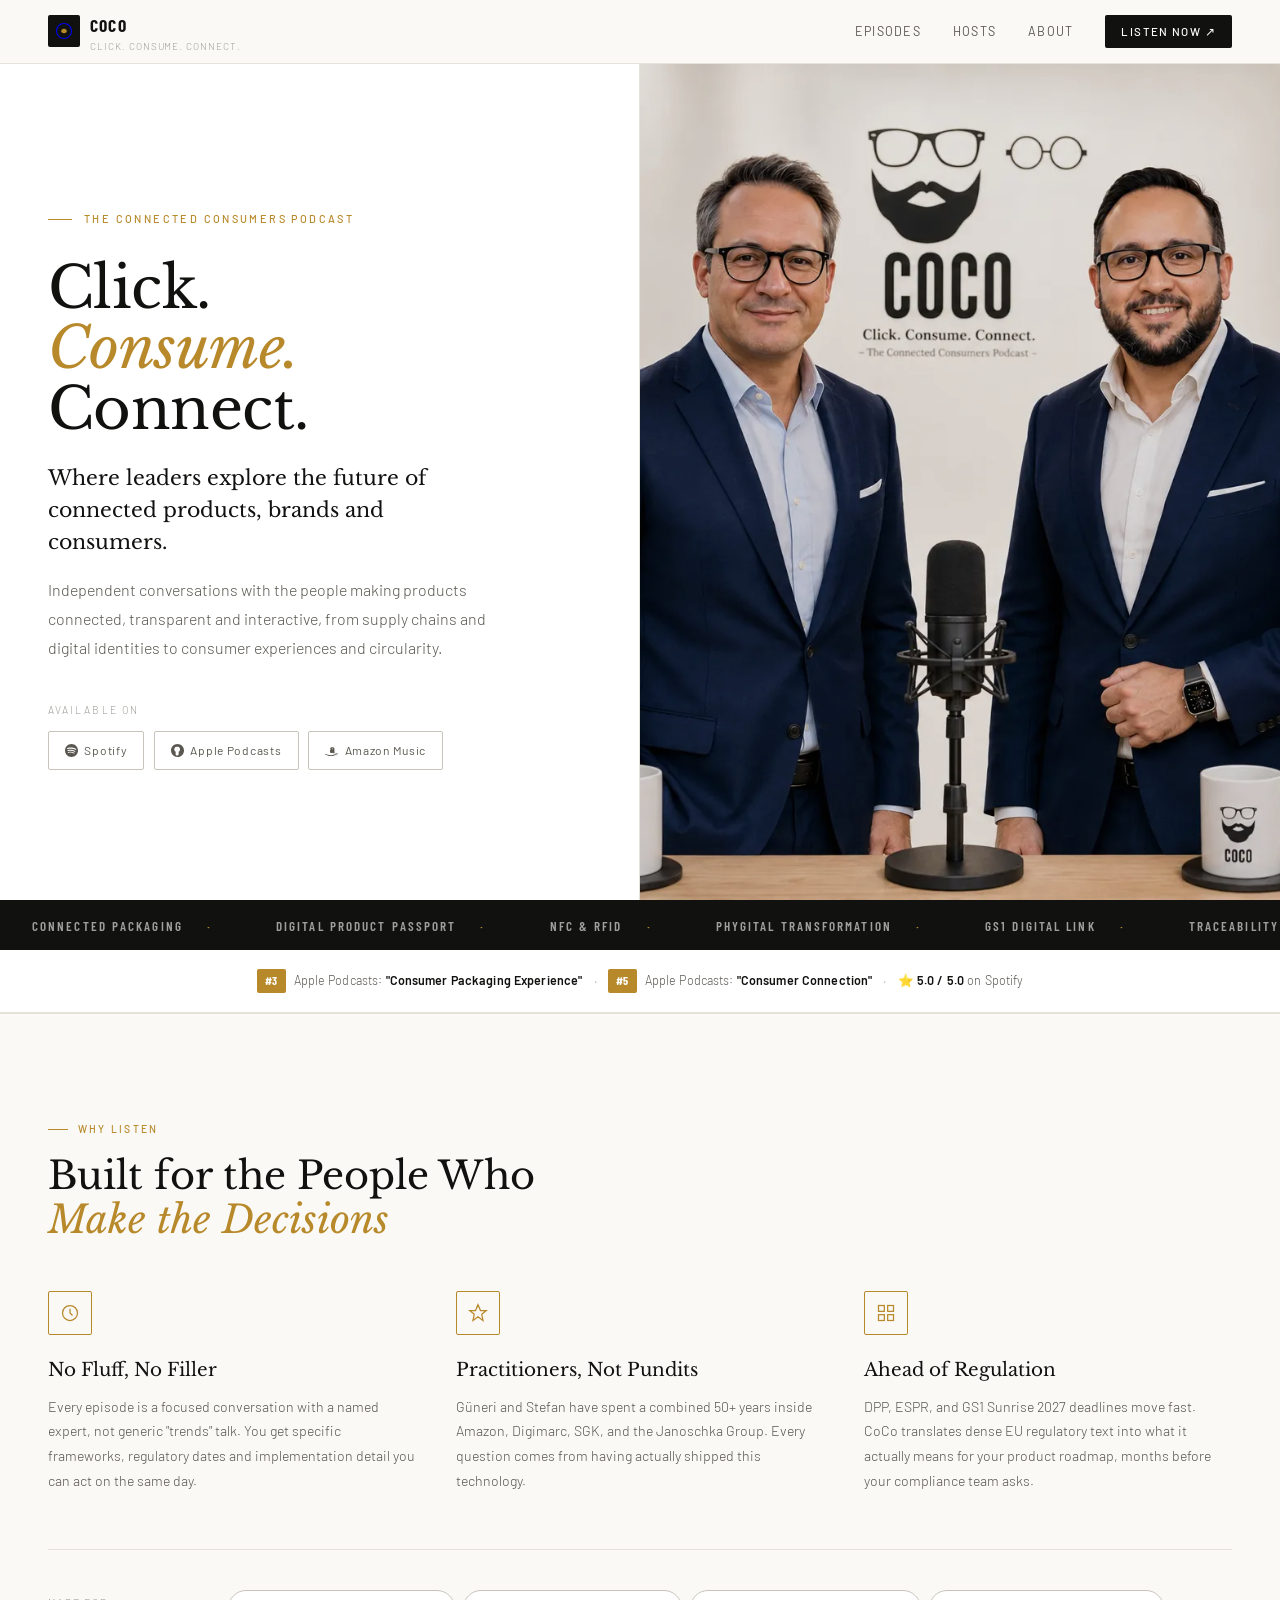
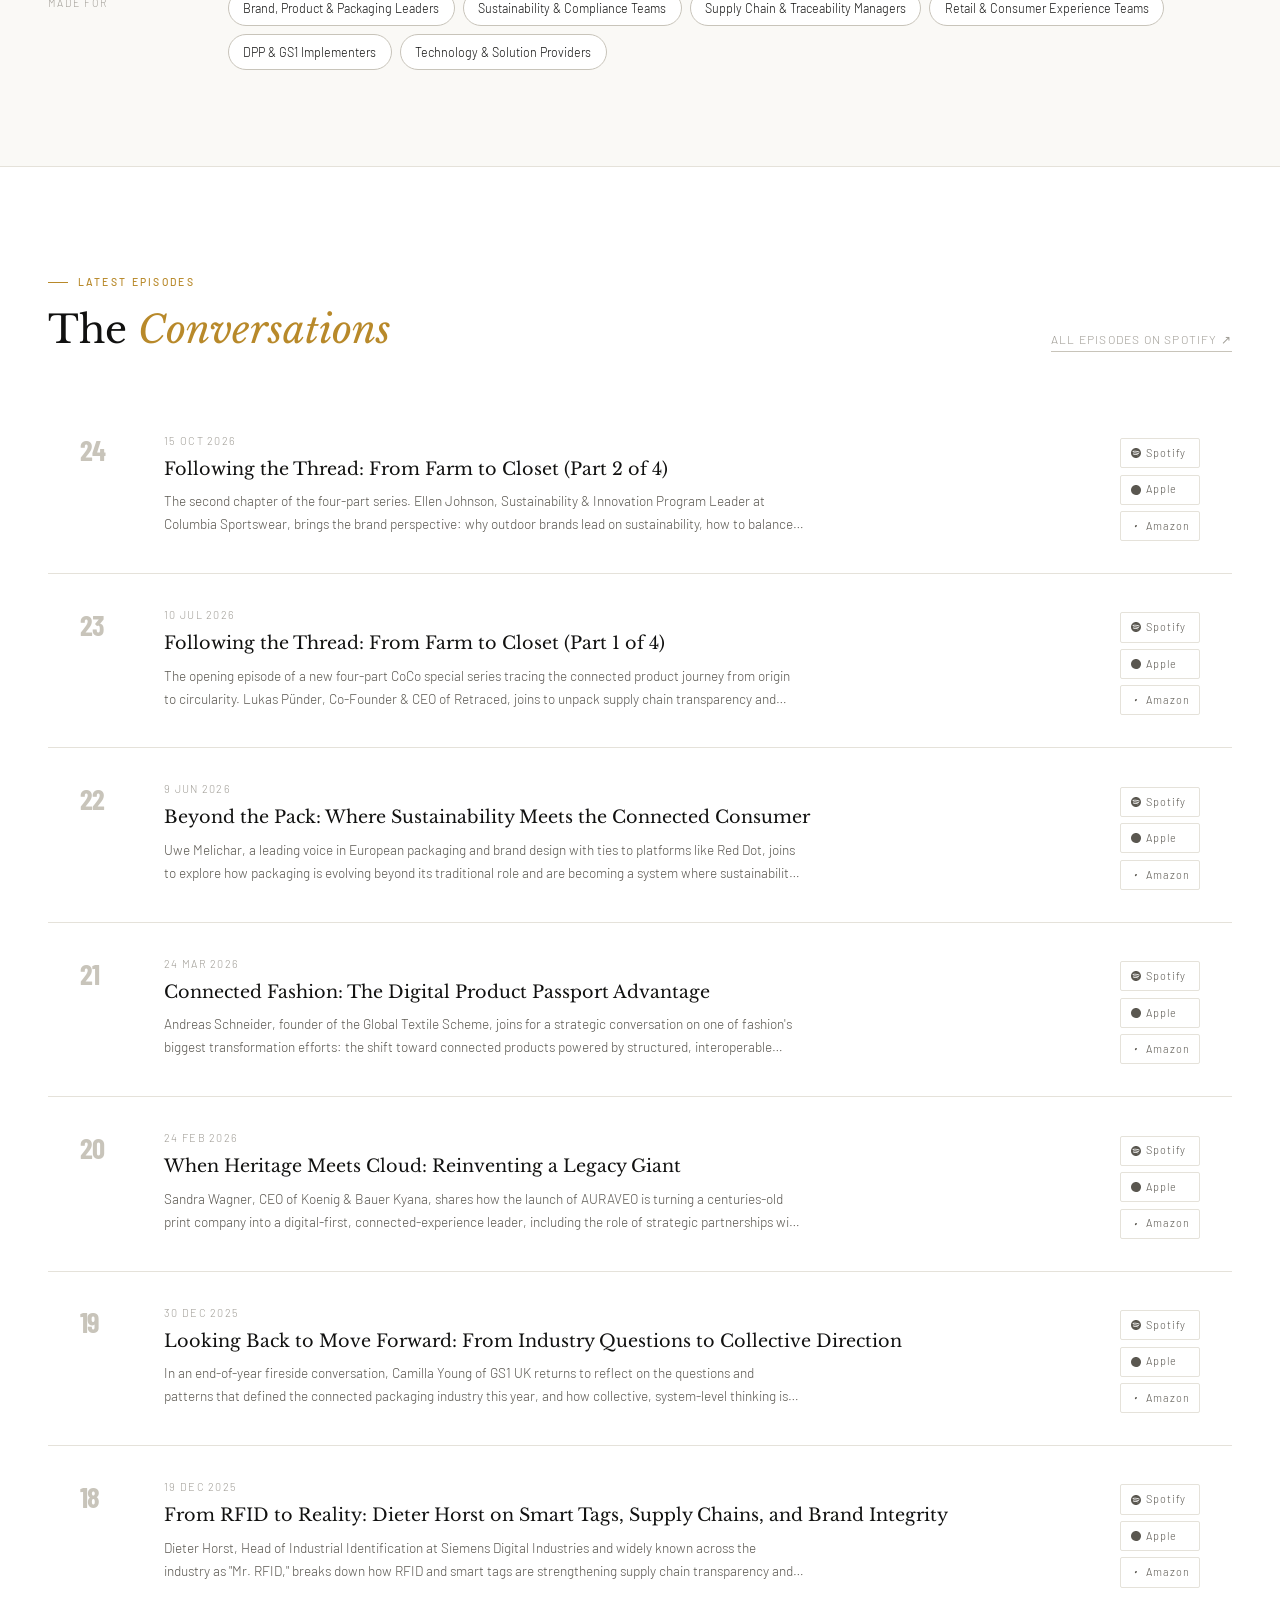
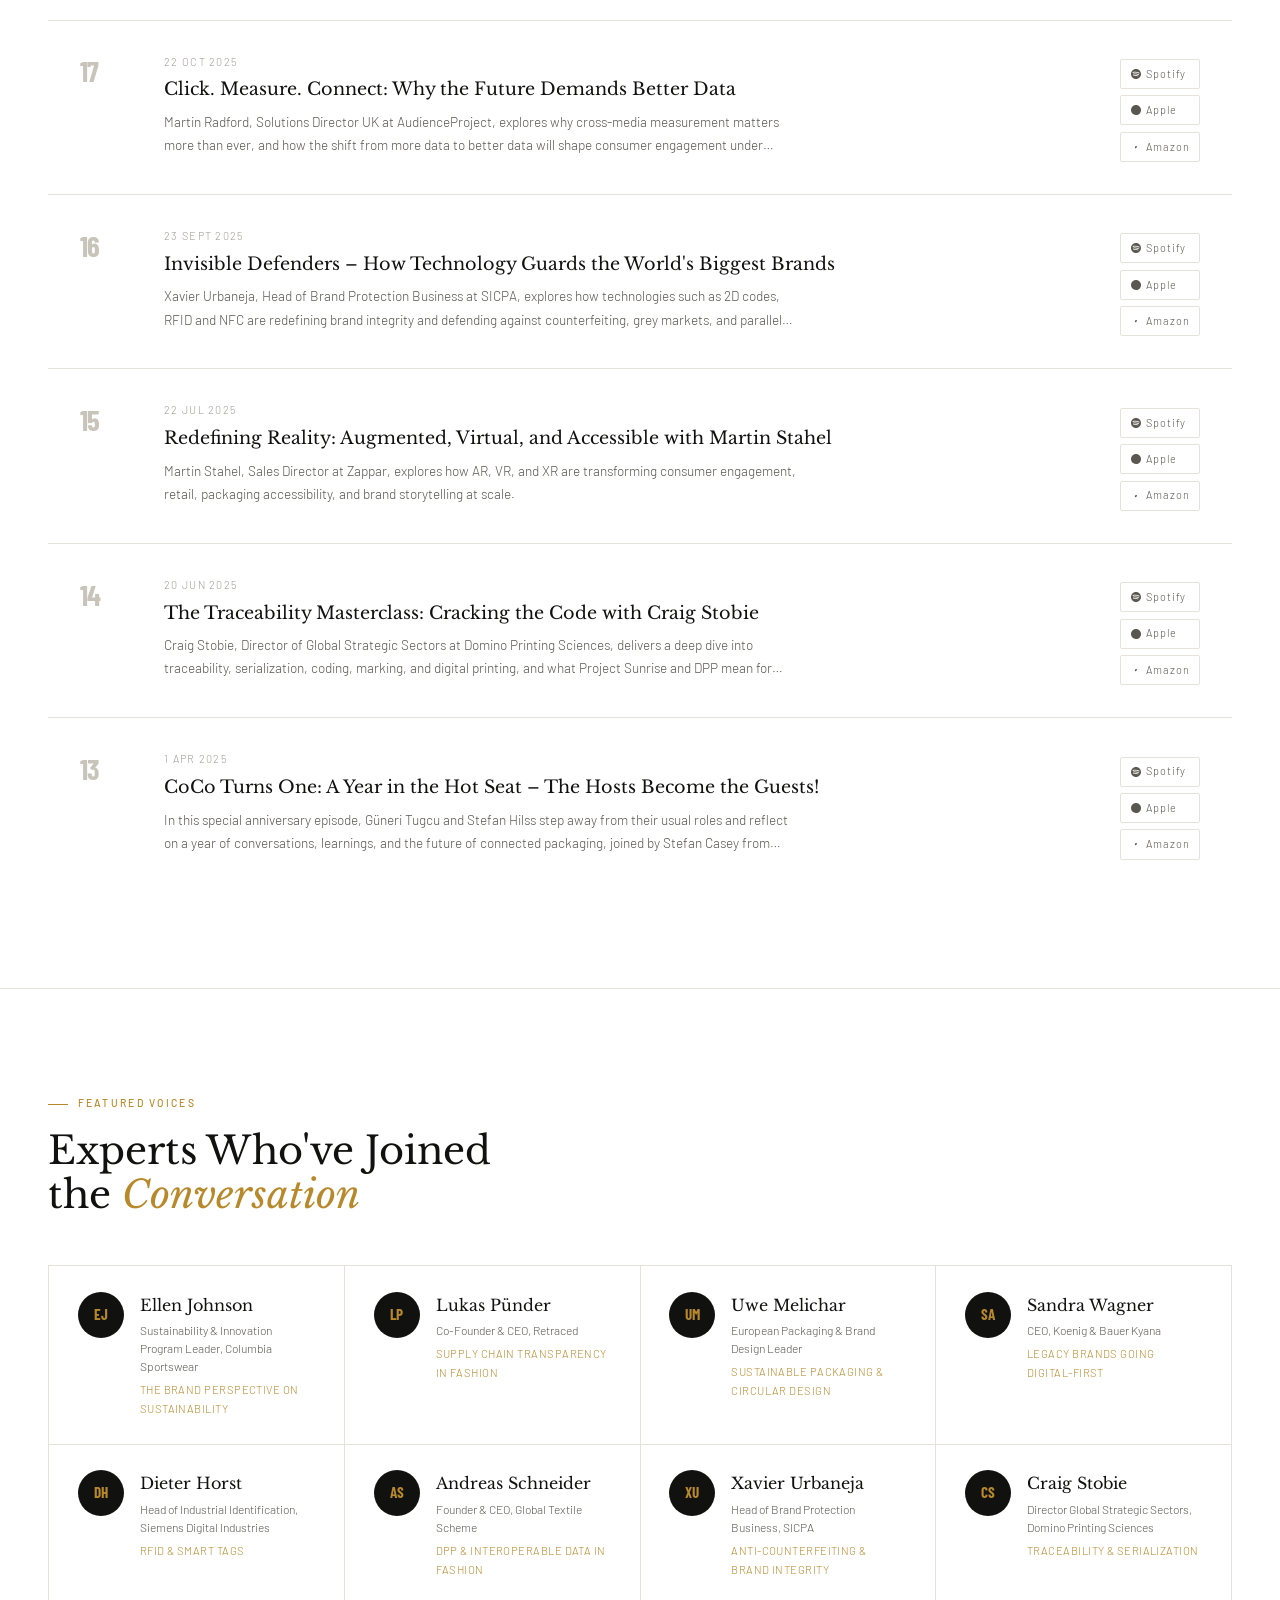
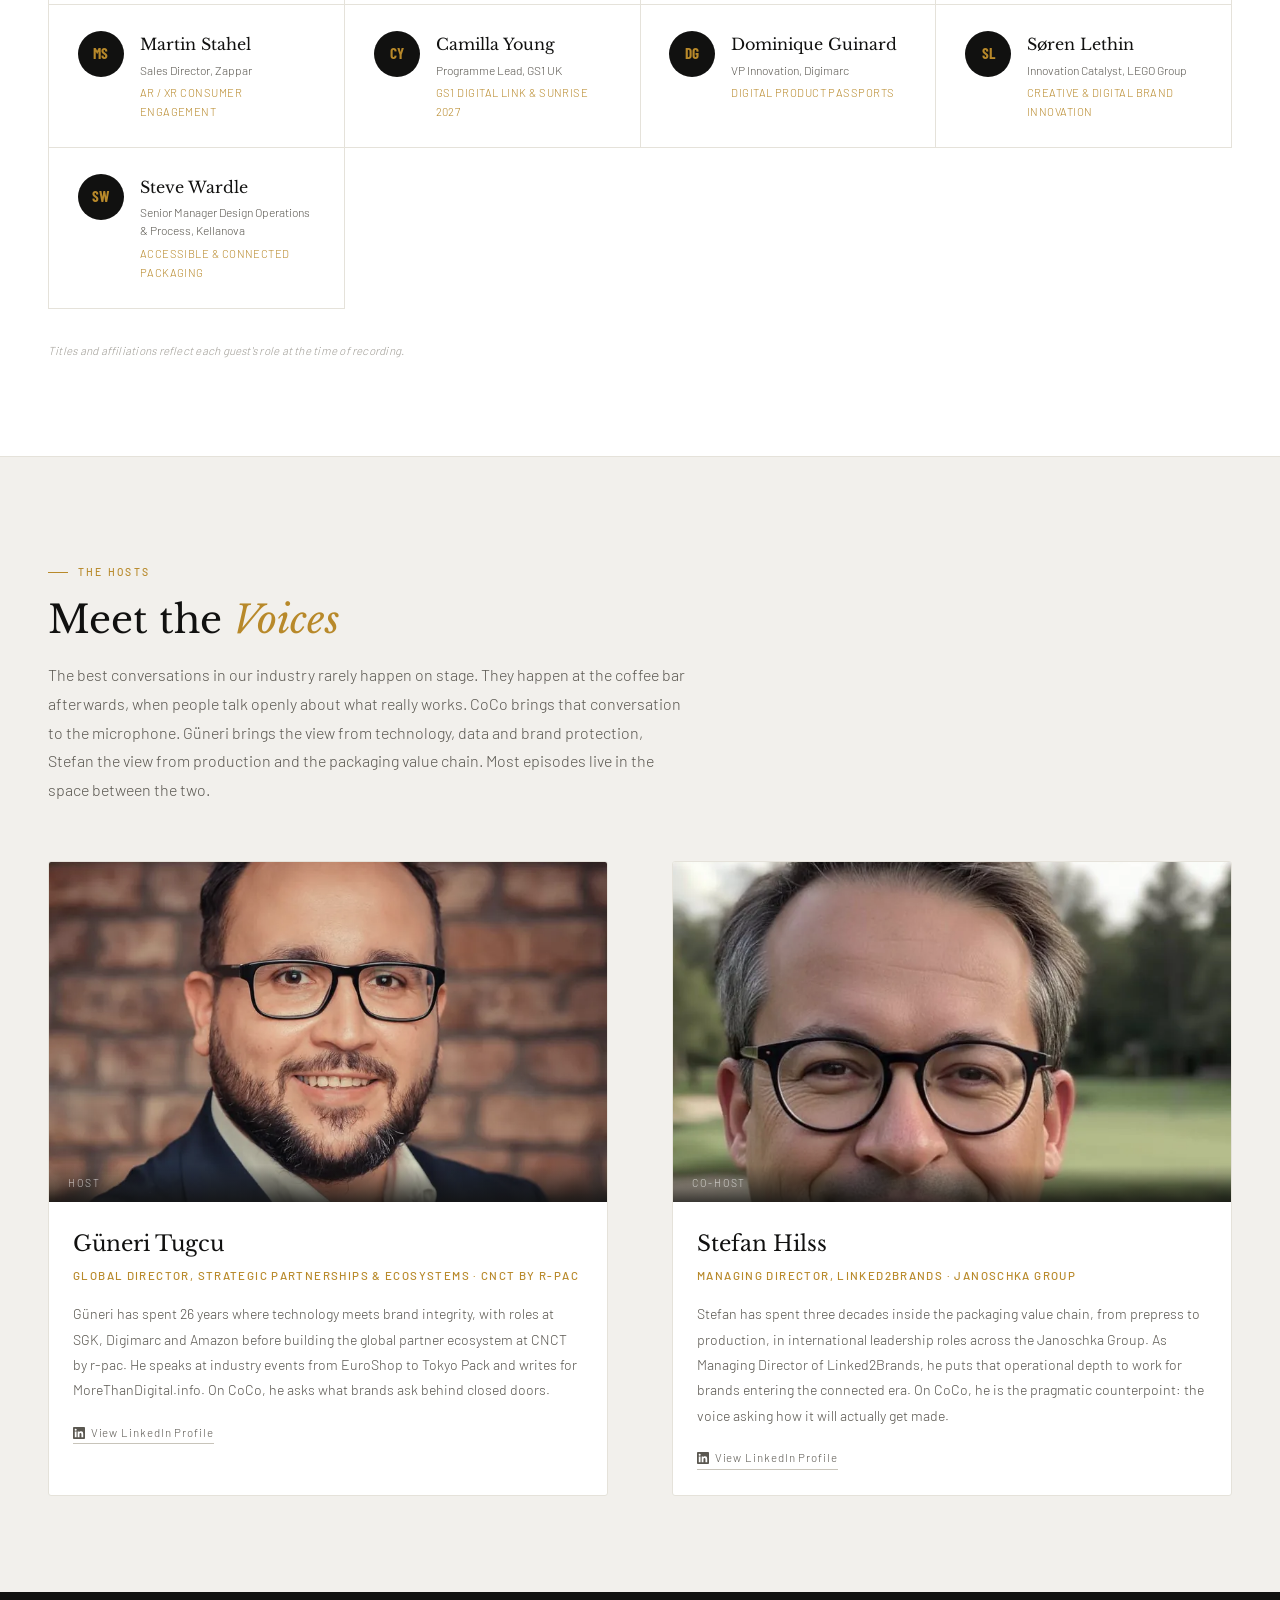
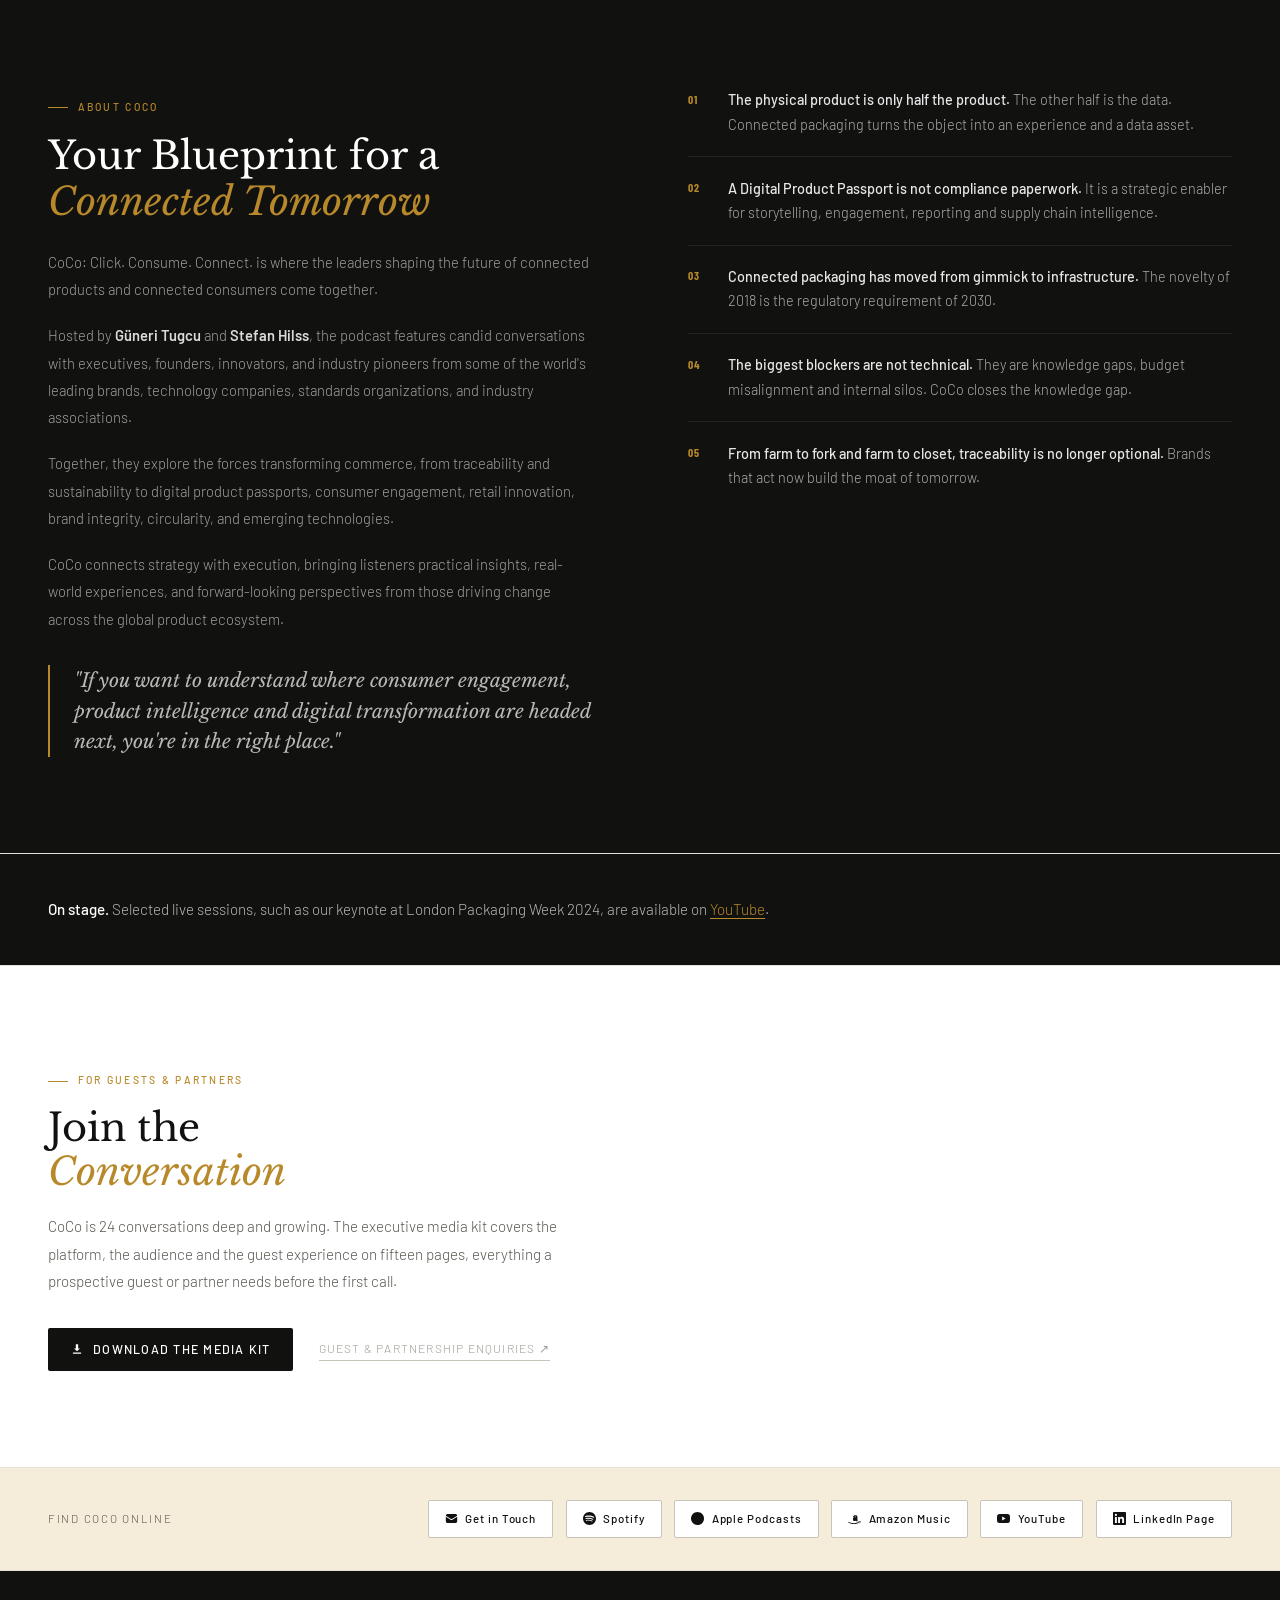
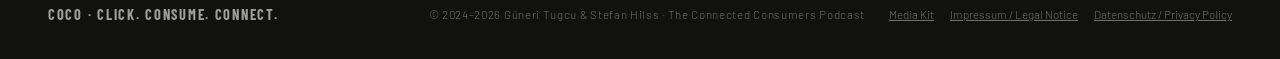
<file: index.html>
<!DOCTYPE html>
<html lang="en">
<head>
<meta charset="UTF-8">
<meta name="viewport" content="width=device-width, initial-scale=1.0">

<!-- SEO Primary -->
<title>CoCo · Click. Consume. Connect. | The Connected Consumers Podcast</title>
<meta name="description" content="An independent podcast on connected products, Digital Product Passports, traceability and consumer experience. Hosted by Güneri Tugcu and Stefan Hilss.">
<meta name="author" content="Güneri Tugcu, Stefan Hilss">
<meta name="robots" content="index, follow">
<link rel="canonical" href="https://cocopodcast.fm/">

<!-- Open Graph -->
<meta property="og:type" content="website">
<meta property="og:title" content="CoCo · Click. Consume. Connect. | The Connected Consumers Podcast">
<meta property="og:description" content="Where leaders explore the future of connected products, brands and consumers. Independent conversations hosted by Güneri Tugcu and Stefan Hilss.">
<meta property="og:url" content="https://cocopodcast.fm/">
<meta property="og:site_name" content="CoCo Podcast">
<meta property="og:image" content="https://cocopodcast.fm/og-card.png">
<meta property="og:image:width" content="1200">
<meta property="og:image:height" content="630">
<meta property="og:image:alt" content="CoCo · Click. Consume. Connect. The Connected Consumers Podcast, hosted by Güneri Tugcu and Stefan Hilss.">

<!-- Twitter Card -->
<meta name="twitter:card" content="summary_large_image">
<meta name="twitter:title" content="CoCo · Click. Consume. Connect. | The Connected Consumers Podcast">
<meta name="twitter:description" content="Where leaders explore the future of connected products, brands and consumers. Independent conversations hosted by Güneri Tugcu and Stefan Hilss.">
<meta name="twitter:image" content="https://cocopodcast.fm/og-card.png">

<!-- Schema.org Podcast Structured Data -->
<script type="application/ld+json">
{
  "@context": "https://schema.org",
  "@type": "PodcastSeries",
  "name": "CoCo – Click. Consume. Connect.",
  "alternateName": "The Connected Consumers Podcast",
  "description": "An independent podcast on connected products, Digital Product Passports, traceability and consumer experience. Hosted by Güneri Tugcu and Stefan Hilss.",
  "url": "https://cocopodcast.fm/",
  "author": [
    {
      "@type": "Person",
      "name": "Güneri Tugcu",
      "jobTitle": "Global Director Strategic Partnerships & Ecosystems",
      "worksFor": {"@type": "Organization", "name": "CNCT by r-pac International"},
      "sameAs": "https://www.linkedin.com/in/gtugcu/"
    },
    {
      "@type": "Person",
      "name": "Stefan Hilss",
      "jobTitle": "Managing Director",
      "worksFor": {"@type": "Organization", "name": "Linked2Brands / Janoschka"},
      "sameAs": "https://www.linkedin.com/in/stefan-hilss-575b287/"
    }
  ],
  "webFeed": {"@type": "DataFeed", "dataFeedElement": "https://anchor.fm/s/f34d9ec0/podcast/rss"},
  "availableOnPlatform": [
    {"@type": "ListenAction", "target": "https://open.spotify.com/show/1pkjPKaF15DlNCitzcZa0F"},
    {"@type": "ListenAction", "target": "https://podcasts.apple.com/de/podcast/coco-click-consume-connect-the-connected-consumers/id1748572108"},
    {"@type": "ListenAction", "target": "https://music.amazon.de/podcasts/840819ca-ee9d-416c-a144-8baf2155fb59"}
  ],
  "genre": ["Technology", "Business"],
  "inLanguage": "en"
}
</script>

<link rel="preload" href="/fonts/LibreBaskerville-Regular.woff" as="font" type="font/woff" crossorigin>
<link rel="preload" href="/fonts/Barlow-Light.woff" as="font" type="font/woff" crossorigin>
<link rel="stylesheet" href="/fonts/fonts.css">

<style>
*, *::before, *::after { box-sizing: border-box; margin: 0; padding: 0; }

:root {
  --bg: #faf9f6;
  --white: #ffffff;
  --ink: #111110;
  --ink-light: #5a5750;
  --ink-xlight: #a09d96;
  --accent: #b8892a;
  --accent-light: #f5edd9;
  --accent-mid: rgba(184,137,42,0.15);
  --border: #e5e2da;
  --border-dark: #c8c4ba;
  --surface: #f2f0ec;
}

html { scroll-behavior: smooth; }

body {
  background: var(--bg);
  color: var(--ink);
  font-family: 'Barlow', sans-serif;
  font-weight: 300;
  font-size: 16px;
  line-height: 1.7;
  -webkit-font-smoothing: antialiased;
}

/* ── NAV ── */
nav {
  position: fixed; top: 0; left: 0; right: 0; z-index: 100;
  display: flex; align-items: center; justify-content: space-between;
  padding: 0 3rem;
  height: 64px;
  background: rgba(250,249,246,0.92);
  backdrop-filter: blur(16px);
  border-bottom: 1px solid var(--border);
}
.nav-logo {
  display: flex; align-items: center; gap: 0.6rem;
}
.nav-logo-icon {
  width: 32px; height: 32px;
  background: var(--ink);
  border-radius: 2px;
  display: flex; align-items: center; justify-content: center;
  flex-shrink: 0;
}
.nav-logo-icon svg { width: 18px; height: 18px; fill: var(--accent); }
.nav-logo-text {
  font-family: 'Barlow Condensed', sans-serif;
  font-size: 1.1rem;
  font-weight: 700;
  letter-spacing: 0.08em;
  color: var(--ink);
  text-transform: uppercase;
}
.nav-logo-sub {
  font-size: 0.62rem;
  letter-spacing: 0.1em;
  color: var(--ink-xlight);
  text-transform: uppercase;
  display: block;
  line-height: 1;
  margin-top: 1px;
}
.nav-links { display: flex; gap: 2rem; align-items: center; }
.nav-links a {
  color: var(--ink-light);
  text-decoration: none;
  font-size: 0.78rem;
  font-weight: 400;
  letter-spacing: 0.1em;
  text-transform: uppercase;
  transition: color 0.2s;
}
.nav-links a:hover { color: var(--accent); }
.nav-listen {
  display: flex; align-items: center; gap: 0.4rem;
  padding: 0.45rem 1rem;
  background: var(--ink);
  color: var(--white) !important;
  border-radius: 2px;
  font-size: 0.72rem !important;
  letter-spacing: 0.12em !important;
  font-weight: 500 !important;
  transition: background 0.2s !important;
}
.nav-listen:hover { background: var(--accent) !important; color: var(--white) !important; }

/* ── HERO ── */
.hero {
  padding-top: 64px;
  display: grid;
  grid-template-columns: 1fr 1fr;
  min-height: 100vh;
}
.hero-left {
  padding: 5rem 3rem 4rem;
  display: flex;
  flex-direction: column;
  justify-content: center;
  background: var(--white);
  border-right: 1px solid var(--border);
}
.hero-right {
  position: relative;
  overflow: hidden;
  background: var(--ink);
}
.hero-right img {
  width: 100%; height: 100%;
  object-fit: cover;
  object-position: center top;
  opacity: 0.9;
  display: block;
}
.hero-eyebrow {
  display: flex; align-items: center; gap: 0.75rem;
  margin-bottom: 1.8rem;
  opacity: 0; animation: fadeUp 0.7s 0.1s forwards;
}
.eyebrow-line {
  width: 24px; height: 1px;
  background: var(--accent);
  flex-shrink: 0;
}
.eyebrow-text {
  font-size: 0.68rem;
  letter-spacing: 0.22em;
  text-transform: uppercase;
  color: var(--accent);
  font-weight: 500;
}
.hero-title {
  font-family: 'Libre Baskerville', serif;
  font-size: clamp(2.8rem, 4.5vw, 5rem);
  font-weight: 400;
  line-height: 1.05;
  letter-spacing: -0.01em;
  color: var(--ink);
  margin-bottom: 1.5rem;
  opacity: 0; animation: fadeUp 0.7s 0.25s forwards;
}
.hero-title em {
  font-style: italic;
  color: var(--accent);
}
.hero-lead {
  font-family: 'Libre Baskerville', serif;
  font-size: clamp(1.1rem, 1.6vw, 1.35rem);
  line-height: 1.55;
  color: var(--ink);
  max-width: 460px;
  margin-bottom: 1.1rem;
  opacity: 0; animation: fadeUp 0.7s 0.32s forwards;
}
.hosts-intro { font-size: 1rem; color: var(--ink-light); line-height: 1.8; max-width: 640px; margin-top: 1.2rem; }
#watch.section-slim { padding-top: 2.6rem; padding-bottom: 2.6rem; }
#watch .stage-note { font-size: 0.95rem; color: rgba(255,255,255,0.7); line-height: 1.8; margin: 0; }
#watch .stage-note strong { color: var(--white); font-weight: 500; }
#watch .stage-note a { color: var(--accent); text-decoration: underline; text-underline-offset: 3px; }
.hero-desc {
  font-size: 1rem;
  color: var(--ink-light);
  line-height: 1.8;
  max-width: 460px;
  margin-bottom: 2.5rem;
  opacity: 0; animation: fadeUp 0.7s 0.4s forwards;
}
.hero-platforms {
  opacity: 0; animation: fadeUp 0.7s 0.55s forwards;
}
.platforms-label {
  font-size: 0.65rem;
  letter-spacing: 0.2em;
  text-transform: uppercase;
  color: var(--ink-xlight);
  margin-bottom: 0.7rem;
}
.platforms-row { display: flex; gap: 0.6rem; flex-wrap: wrap; }
.plink {
  display: inline-flex; align-items: center; gap: 0.4rem;
  padding: 0.5rem 1rem;
  border: 1px solid var(--border-dark);
  border-radius: 2px;
  font-size: 0.75rem;
  font-weight: 400;
  letter-spacing: 0.06em;
  color: var(--ink-light);
  text-decoration: none;
  transition: all 0.2s;
  background: var(--white);
}
.plink:hover { border-color: var(--accent); color: var(--accent); background: var(--accent-light); }
.plink svg { width: 13px; height: 13px; fill: currentColor; }
.plink-spotify:hover { border-color: #1db954; color: #1db954; background: #f0faf2; }
.plink-apple:hover { border-color: #fc3c44; color: #fc3c44; background: #fff1f1; }
.plink-amazon:hover { border-color: #ff9900; color: #ff9900; background: #fff8ee; }

/* ── TICKER / TAGLINE STRIP ── */
.ticker-strip {
  background: var(--ink);
  color: var(--white);
  padding: 0.7rem 0;
  overflow: hidden;
  white-space: nowrap;
}
.ticker-inner {
  display: inline-flex;
  animation: ticker 30s linear infinite;
}
.ticker-item {
  display: inline-flex; align-items: center; gap: 1.5rem;
  padding: 0 2rem;
  font-family: 'Barlow Condensed', sans-serif;
  font-size: 0.82rem;
  font-weight: 600;
  letter-spacing: 0.16em;
  text-transform: uppercase;
  color: rgba(255,255,255,0.6);
}
.ticker-item span { color: var(--accent); }
@keyframes ticker {
  from { transform: translateX(0); }
  to   { transform: translateX(-50%); }
}

/* ── RANKING BADGE STRIP ── */
.rank-strip {
  background: var(--white);
  border-bottom: 1px solid var(--border);
  padding: 1.1rem 3rem;
  display: flex; align-items: center; justify-content: center;
  gap: 0.7rem; flex-wrap: wrap;
  text-align: center;
}
.rank-badge {
  display: inline-flex; align-items: center; gap: 0.5rem;
  font-size: 0.78rem;
  color: var(--ink-light);
  letter-spacing: 0.01em;
}
.rank-badge strong { color: var(--ink); font-weight: 600; }
.rank-pill {
  display: inline-flex; align-items: center;
  background: var(--accent);
  color: var(--white);
  font-family: 'Barlow Condensed', sans-serif;
  font-weight: 700;
  font-size: 0.72rem;
  letter-spacing: 0.04em;
  padding: 0.15rem 0.5rem;
  border-radius: 2px;
}
.rank-sep { color: var(--border-dark); }

/* ── WHY LISTEN ── */
#why-listen { background: var(--bg); border-top: 1px solid var(--border); }
.why-grid {
  display: grid;
  grid-template-columns: repeat(3, 1fr);
  gap: 2.5rem;
  margin-top: 3rem;
}
.why-card {}
.why-icon {
  width: 44px; height: 44px;
  border: 1px solid var(--accent);
  border-radius: 2px;
  display: flex; align-items: center; justify-content: center;
  margin-bottom: 1.2rem;
}
.why-icon svg { width: 20px; height: 20px; stroke: var(--accent); fill: none; stroke-width: 1.5; }
.why-title {
  font-family: 'Libre Baskerville', serif;
  font-size: 1.15rem;
  font-weight: 400;
  color: var(--ink);
  margin-bottom: 0.6rem;
}
.why-text {
  font-size: 0.88rem;
  color: var(--ink-light);
  line-height: 1.75;
}
.why-audience {
  margin-top: 3.5rem;
  padding-top: 2.5rem;
  border-top: 1px solid var(--border);
  display: flex; align-items: flex-start; gap: 2.5rem;
  flex-wrap: wrap;
}
.why-audience-label {
  font-size: 0.65rem;
  letter-spacing: 0.18em;
  text-transform: uppercase;
  color: var(--ink-xlight);
  min-width: 140px;
  padding-top: 0.3rem;
}
.audience-tags { display: flex; flex-wrap: wrap; gap: 0.5rem; flex: 1; }
.audience-tag {
  font-size: 0.78rem;
  color: var(--ink);
  padding: 0.4rem 0.9rem;
  border: 1px solid var(--border-dark);
  border-radius: 20px;
  background: var(--white);
}

/* ── FEATURED GUESTS ── */
#guests { background: var(--white); border-top: 1px solid var(--border); }
.guests-grid {
  display: grid;
  grid-template-columns: repeat(auto-fill, minmax(280px, 1fr));
  border-top: 1px solid var(--border);
  border-left: 1px solid var(--border);
  margin-top: 3rem;
}
.guest-card {
  background: var(--white);
  border-right: 1px solid var(--border);
  border-bottom: 1px solid var(--border);
  padding: 1.6rem 1.8rem;
  display: flex; gap: 1rem; align-items: flex-start;
}
.guest-avatar {
  width: 46px; height: 46px;
  border-radius: 50%;
  background: var(--ink);
  color: var(--accent);
  display: flex; align-items: center; justify-content: center;
  font-family: 'Barlow Condensed', sans-serif;
  font-weight: 700;
  font-size: 0.95rem;
  flex-shrink: 0;
}
.guest-info {}
.guest-name {
  font-family: 'Libre Baskerville', serif;
  font-size: 1rem;
  color: var(--ink);
  margin-bottom: 0.15rem;
}
.guest-role {
  font-size: 0.75rem;
  color: var(--ink-light);
  line-height: 1.5;
  margin-bottom: 0.3rem;
}
.guest-topic {
  font-size: 0.7rem;
  letter-spacing: 0.04em;
  color: var(--accent);
  text-transform: uppercase;
}

/* ── WATCH ON YOUTUBE ── */
#watch { background: var(--ink); border-top: 1px solid var(--border); }
#watch .section-tag { color: var(--accent); }
#watch .section-tag::before { background: var(--accent); }
#watch .section-title { color: var(--white); }
.watch-grid {
  display: grid;
  grid-template-columns: 1.2fr 1fr;
  gap: 3rem;
  align-items: center;
  margin-top: 2.5rem;
}
.watch-desc {
  font-size: 0.92rem;
  color: rgba(255,255,255,0.65);
  line-height: 1.8;
  margin-bottom: 1.8rem;
}
.watch-cta {
  display: inline-flex; align-items: center; gap: 0.6rem;
  background: #ff0000;
  color: var(--white);
  padding: 0.7rem 1.4rem;
  border-radius: 2px;
  text-decoration: none;
  font-size: 0.8rem;
  font-weight: 500;
  letter-spacing: 0.05em;
  transition: opacity 0.2s;
}
.watch-cta:hover { opacity: 0.85; }
.watch-cta svg { width: 16px; height: 16px; fill: currentColor; }
.watch-visual {
  background: rgba(255,255,255,0.04);
  border: 1px solid rgba(255,255,255,0.1);
  border-radius: 3px;
  aspect-ratio: 16/9;
  display: flex; align-items: center; justify-content: center;
  position: relative;
}
.watch-play {
  width: 60px; height: 60px;
  border-radius: 50%;
  background: rgba(255,0,0,0.9);
  display: flex; align-items: center; justify-content: center;
}
.watch-play svg { width: 22px; height: 22px; fill: var(--white); margin-left: 2px; }
.watch-note {
  position: absolute; bottom: 1rem; left: 1rem; right: 1rem;
  font-size: 0.68rem;
  letter-spacing: 0.08em;
  text-transform: uppercase;
  color: rgba(255,255,255,0.4);
  text-align: center;
}

/* ── SHARED SECTION STYLES ── */
.section { padding: 6rem 3rem; }
.section-inner { max-width: 1200px; margin: 0 auto; }
.section-tag {
  display: inline-flex; align-items: center; gap: 0.6rem;
  font-size: 0.65rem;
  letter-spacing: 0.22em;
  text-transform: uppercase;
  color: var(--accent);
  font-weight: 500;
  margin-bottom: 1rem;
}
.section-tag::before {
  content: '';
  width: 20px; height: 1px;
  background: var(--accent);
  display: block;
}
.section-title {
  font-family: 'Libre Baskerville', serif;
  font-size: clamp(1.8rem, 3vw, 2.8rem);
  font-weight: 400;
  line-height: 1.15;
  color: var(--ink);
}
.section-title em { font-style: italic; color: var(--accent); }

/* ── MEDIA KIT ── */
#media-kit { background: var(--white); border-top: 1px solid var(--border); }
.mediakit-desc { font-size: 0.95rem; color: var(--ink-light); line-height: 1.8; max-width: 540px; margin-top: 1.2rem; margin-bottom: 2rem; }
.mediakit-actions { display: flex; align-items: center; gap: 1.6rem; flex-wrap: wrap; }
.mediakit-cta {
  display: inline-flex; align-items: center; gap: 0.55rem;
  padding: 0.7rem 1.4rem;
  background: var(--ink);
  color: var(--white) !important;
  border-radius: 2px;
  text-decoration: none;
  font-size: 0.78rem;
  font-weight: 500;
  letter-spacing: 0.1em;
  text-transform: uppercase;
  transition: background 0.2s;
}
.mediakit-cta:hover { background: var(--accent); }
.mediakit-cta svg { width: 14px; height: 14px; fill: currentColor; }

/* ── EPISODES ── */
#episodes { background: var(--white); border-top: 1px solid var(--border); }
.ep-header {
  display: flex; align-items: flex-end; justify-content: space-between;
  margin-bottom: 3rem; flex-wrap: wrap; gap: 1.5rem;
}
.ep-header-right { display: flex; align-items: center; gap: 1rem; }
.link-subtle {
  font-size: 0.75rem;
  letter-spacing: 0.1em;
  color: var(--ink-xlight);
  text-decoration: none;
  text-transform: uppercase;
  border-bottom: 1px solid var(--border-dark);
  padding-bottom: 1px;
  transition: all 0.2s;
}
.link-subtle:hover { color: var(--accent); border-color: var(--accent); }

.episodes-list { display: flex; flex-direction: column; gap: 1px; background: var(--border); }
.ep-card {
  background: var(--white);
  display: grid;
  grid-template-columns: 52px 1fr auto;
  gap: 2rem;
  padding: 2rem 2rem;
  align-items: start;
  transition: background 0.15s;
  text-decoration: none;
  color: inherit;
}
.ep-card:hover { background: var(--bg); }
.ep-num {
  font-family: 'Barlow Condensed', sans-serif;
  font-size: 1.8rem;
  font-weight: 700;
  color: var(--border-dark);
  line-height: 1;
  padding-top: 0.3rem;
  letter-spacing: -0.02em;
}
.ep-body {}
.ep-meta {
  display: flex; align-items: center; gap: 1rem;
  font-size: 0.68rem;
  letter-spacing: 0.12em;
  text-transform: uppercase;
  color: var(--ink-xlight);
  margin-bottom: 0.4rem;
}
.ep-dot { width: 3px; height: 3px; border-radius: 50%; background: var(--border-dark); }
.ep-title-text {
  font-family: 'Libre Baskerville', serif;
  font-size: 1.1rem;
  font-weight: 400;
  color: var(--ink);
  line-height: 1.4;
  margin-bottom: 0.5rem;
}
.ep-desc {
  font-size: 0.85rem;
  color: var(--ink-light);
  line-height: 1.7;
  max-width: 640px;
  display: -webkit-box;
  -webkit-line-clamp: 2;
  -webkit-box-orient: vertical;
  overflow: hidden;
}
.ep-actions {
  display: flex; flex-direction: column; gap: 0.4rem;
  padding-top: 0.4rem;
}
.ep-btn {
  display: inline-flex; align-items: center; gap: 0.35rem;
  font-size: 0.68rem;
  letter-spacing: 0.08em;
  color: var(--ink-light);
  text-decoration: none;
  padding: 0.3rem 0.6rem;
  border: 1px solid var(--border);
  border-radius: 2px;
  white-space: nowrap;
  transition: all 0.15s;
  background: var(--white);
}
.ep-btn:hover { border-color: var(--accent); color: var(--accent); }
.ep-btn svg { width: 10px; height: 10px; fill: currentColor; flex-shrink: 0; }

.loading-ep {
  text-align: center; padding: 4rem 2rem;
  color: var(--ink-xlight); font-size: 0.85rem;
  letter-spacing: 0.08em;
}
.spinner {
  width: 24px; height: 24px;
  border: 1.5px solid var(--border);
  border-top-color: var(--accent);
  border-radius: 50%;
  margin: 0 auto 1.2rem;
  animation: spin 0.8s linear infinite;
}
@keyframes spin { to { transform: rotate(360deg); } }

/* ── HOSTS ── */
#hosts { background: var(--surface); border-top: 1px solid var(--border); }
.hosts-grid {
  display: grid;
  grid-template-columns: 1fr 1fr;
  gap: 4rem;
  margin-top: 3.5rem;
}
.host-card {
  background: var(--white);
  border: 1px solid var(--border);
  border-radius: 3px;
  overflow: hidden;
}
.host-photo-wrap {
  position: relative;
  height: 340px;
  overflow: hidden;
  background: var(--ink);
}
.host-photo {
  width: 100%; height: 100%;
  object-fit: cover;
  object-position: center 30%;
  display: block;
  filter: grayscale(15%);
  transition: transform 0.4s ease;
}
.host-card:hover .host-photo { transform: scale(1.03); }
.host-photo-badge {
  position: absolute; bottom: 0; left: 0; right: 0;
  padding: 0.6rem 1.2rem;
  background: linear-gradient(transparent, rgba(17,17,16,0.8));
}
.host-photo-role {
  font-size: 0.65rem;
  letter-spacing: 0.18em;
  text-transform: uppercase;
  color: rgba(255,255,255,0.7);
}
.host-body { padding: 1.5rem; }
.host-name {
  font-family: 'Libre Baskerville', serif;
  font-size: 1.35rem;
  font-weight: 400;
  color: var(--ink);
  margin-bottom: 0.2rem;
}
.host-title {
  font-size: 0.72rem;
  letter-spacing: 0.12em;
  text-transform: uppercase;
  color: var(--accent);
  font-weight: 500;
  margin-bottom: 1rem;
}
.host-bio {
  font-size: 0.88rem;
  color: var(--ink-light);
  line-height: 1.8;
  margin-bottom: 1rem;
}
.host-tags {
  display: flex; flex-wrap: wrap; gap: 0.4rem;
  margin-bottom: 1.2rem;
}
.host-tag {
  font-size: 0.65rem;
  letter-spacing: 0.1em;
  text-transform: uppercase;
  color: var(--ink-light);
  padding: 0.2rem 0.6rem;
  border: 1px solid var(--border);
  border-radius: 2px;
  background: var(--bg);
}
.host-linkedin {
  display: inline-flex; align-items: center; gap: 0.35rem;
  font-size: 0.72rem;
  letter-spacing: 0.08em;
  color: var(--ink-light);
  text-decoration: none;
  border-bottom: 1px solid var(--border-dark);
  padding-bottom: 1px;
  transition: all 0.2s;
}
.host-linkedin:hover { color: #0a66c2; border-color: #0a66c2; }

/* ── ABOUT / THESIS ── */
#about { background: var(--ink); border-top: none; }
.about-grid {
  display: grid;
  grid-template-columns: 1fr 1fr;
  gap: 6rem;
  align-items: start;
}
.about-left .section-tag { color: var(--accent); }
.about-left .section-tag::before { background: var(--accent); }
.about-title {
  font-family: 'Libre Baskerville', serif;
  font-size: clamp(1.8rem, 3vw, 2.8rem);
  font-weight: 400;
  line-height: 1.2;
  color: var(--white);
  margin-bottom: 1.5rem;
}
.about-title em { font-style: italic; color: var(--accent); }
.about-bio {
  font-size: 0.92rem;
  color: rgba(255,255,255,0.6);
  line-height: 1.85;
  margin-bottom: 1.2rem;
}
.about-quote {
  font-family: 'Libre Baskerville', serif;
  font-size: 1.2rem;
  font-style: italic;
  font-weight: 400;
  color: rgba(255,255,255,0.7);
  line-height: 1.6;
  padding-left: 1.5rem;
  border-left: 2px solid var(--accent);
  margin-top: 2rem;
}
.thesis-list { display: flex; flex-direction: column; gap: 1.2rem; }
.thesis-item {
  display: flex; gap: 1rem; align-items: flex-start;
  padding-bottom: 1.2rem;
  border-bottom: 1px solid rgba(255,255,255,0.08);
}
.thesis-item:last-child { border-bottom: none; }
.thesis-num {
  font-family: 'Barlow Condensed', sans-serif;
  font-size: 0.72rem;
  font-weight: 700;
  letter-spacing: 0.1em;
  color: var(--accent);
  min-width: 24px;
  padding-top: 0.1rem;
}
.thesis-text {
  font-size: 0.9rem;
  color: rgba(255,255,255,0.65);
  line-height: 1.7;
}
.thesis-text strong { color: rgba(255,255,255,0.9); font-weight: 500; }

/* ── SOCIAL STRIP ── */
.social-strip {
  background: var(--accent-light);
  border-top: 1px solid var(--border);
  border-bottom: 1px solid var(--border);
  padding: 2rem 3rem;
  display: flex; align-items: center; justify-content: space-between;
  flex-wrap: wrap; gap: 1rem;
}
.social-label {
  font-size: 0.72rem;
  letter-spacing: 0.15em;
  text-transform: uppercase;
  color: var(--ink-light);
}
.social-links { display: flex; gap: 0.8rem; flex-wrap: wrap; }
.slink {
  display: inline-flex; align-items: center; gap: 0.45rem;
  padding: 0.5rem 1rem;
  border: 1px solid var(--border-dark);
  border-radius: 2px;
  font-size: 0.72rem;
  font-weight: 500;
  letter-spacing: 0.08em;
  color: var(--ink);
  text-decoration: none;
  background: var(--white);
  transition: all 0.2s;
}
.slink:hover { border-color: var(--accent); color: var(--accent); }
.slink svg { width: 13px; height: 13px; fill: currentColor; }

/* ── FOOTER ── */
footer {
  background: var(--ink);
  color: rgba(255,255,255,0.4);
  padding: 2rem 3rem;
  display: flex;
  align-items: center; justify-content: space-between;
  flex-wrap: wrap; gap: 1rem;
}
.footer-logo {
  font-family: 'Barlow Condensed', sans-serif;
  font-size: 0.9rem;
  font-weight: 700;
  letter-spacing: 0.12em;
  text-transform: uppercase;
  color: rgba(255,255,255,0.6);
}
.footer-copy { font-size: 0.72rem; letter-spacing: 0.06em; }

/* ── ANIMATIONS ── */
@keyframes fadeUp {
  from { opacity: 0; transform: translateY(16px); }
  to   { opacity: 1; transform: translateY(0); }
}

/* ── RESPONSIVE ── */
@media (max-width: 900px) {
  nav { padding: 0 1.5rem; }
  .nav-links { display: none; }
  .hero { grid-template-columns: 1fr; }
  .hero-right { height: 50vw; min-height: 280px; }
  .hero-left { padding: 4rem 1.5rem 3rem; }
  .section { padding: 4rem 1.5rem; }
  .hosts-grid, .about-grid, .why-grid, .watch-grid { grid-template-columns: 1fr; gap: 2rem; }
  .ep-card { grid-template-columns: 40px 1fr; }
  .ep-actions { flex-direction: row; grid-column: 2; flex-wrap: wrap; }
  .social-strip { padding: 1.5rem; }
  footer { padding: 1.5rem; flex-direction: column; align-items: flex-start; gap: 0.8rem; }
  .rank-strip { padding: 0.9rem 1.5rem; }
  .watch-visual { order: -1; }
  .guests-grid { grid-template-columns: 1fr; }
}

@media (max-width: 480px) {
  .nav-logo-sub { display: none; }
  .nav-listen { padding: 0.4rem 0.7rem !important; font-size: 0.65rem !important; }
  .hero-left { padding: 3.5rem 1.2rem 2.5rem; }
  .hero-title { font-size: clamp(2.4rem, 11vw, 3.2rem); }
  .hero-desc { font-size: 0.9rem; }
  .platforms-row { gap: 0.45rem; }
  .plink { padding: 0.45rem 0.8rem; font-size: 0.7rem; }
  .section { padding: 3rem 1.2rem; }
  .section-title { font-size: 1.6rem; }
  .ticker-item { font-size: 0.72rem; padding: 0 1.2rem; }
  .rank-strip { flex-direction: column; gap: 0.5rem; }
  .rank-badge { font-size: 0.72rem; }
  .ep-card { padding: 1.4rem 1.2rem; gap: 1rem; }
  .ep-title-text { font-size: 1rem; }
  .ep-actions { gap: 0.3rem; }
  .ep-btn { font-size: 0.64rem; padding: 0.25rem 0.5rem; }
  .host-photo-wrap { height: 280px; }
  .guest-card { padding: 1.3rem 1.4rem; }
  .about-quote { font-size: 1.05rem; padding-left: 1.2rem; }
  .thesis-text { font-size: 0.85rem; }
  .watch-cta { padding: 0.6rem 1.1rem; font-size: 0.74rem; }
  .social-strip { flex-direction: column; align-items: flex-start; }
  .why-audience { flex-direction: column; gap: 1rem; }
}
</style>
</head>
<body>

<!-- NAV -->
<nav>
  <a href="#" class="nav-logo" style="text-decoration:none">
    <div class="nav-logo-icon">
      <svg viewBox="0 0 24 24"><circle cx="12" cy="12" r="10" fill="none" stroke="currentColor" stroke-width="1.5"/><path d="M8 12s1-3 4-3 4 3 4 3-1 3-4 3-4-3-4-3z"/></svg>
    </div>
    <div>
      <div class="nav-logo-text">CoCo</div>
      <span class="nav-logo-sub">Click. Consume. Connect.</span>
    </div>
  </a>
  <div class="nav-links">
    <a href="#episodes">Episodes</a>
    <a href="#hosts">Hosts</a>
    <a href="#about">About</a>
    <a href="https://open.spotify.com/show/1pkjPKaF15DlNCitzcZa0F" target="_blank" class="nav-listen">
      Listen Now ↗
    </a>
  </div>
</nav>

<!-- HERO -->
<section class="hero" aria-label="Hero">
  <div class="hero-left">
    <div class="hero-eyebrow">
      <div class="eyebrow-line"></div>
      <span class="eyebrow-text">The Connected Consumers Podcast</span>
    </div>
    <h1 class="hero-title">
      Click.<br><em>Consume.</em><br>Connect.
    </h1>
    <p class="hero-lead">Where leaders explore the future of connected products, brands and consumers.</p>
    <p class="hero-desc">
      Independent conversations with the people making products connected, transparent and interactive, from supply chains and digital identities to consumer experiences and circularity.
    </p>
    <div class="hero-platforms">
      <div class="platforms-label">Available on</div>
      <div class="platforms-row">
        <a href="https://open.spotify.com/show/1pkjPKaF15DlNCitzcZa0F" target="_blank" rel="noopener" class="plink plink-spotify">
          <svg viewBox="0 0 24 24"><path d="M12 0C5.4 0 0 5.4 0 12s5.4 12 12 12 12-5.4 12-12S18.66 0 12 0zm5.521 17.34c-.24.359-.66.48-1.021.24-2.82-1.74-6.36-2.101-10.561-1.141-.418.122-.779-.179-.899-.539-.12-.421.18-.78.54-.9 4.56-1.021 8.52-.6 11.64 1.32.42.18.479.659.301 1.02zm1.44-3.3c-.301.42-.841.6-1.262.3-3.239-1.98-8.159-2.58-11.939-1.38-.479.12-1.02-.12-1.14-.6-.12-.48.12-1.021.6-1.141C9.6 9.9 15 10.561 18.72 12.84c.361.181.54.78.241 1.2zm.12-3.36C15.24 8.4 8.82 8.16 5.16 9.301c-.6.179-1.2-.181-1.38-.721-.18-.601.18-1.2.72-1.381 4.26-1.26 11.28-1.02 15.721 1.621.539.3.719 1.02.419 1.56-.299.421-1.02.599-1.559.3z"/></svg>
          Spotify
        </a>
        <a href="https://podcasts.apple.com/de/podcast/coco-click-consume-connect-the-connected-consumers/id1748572108" target="_blank" rel="noopener" class="plink plink-apple">
          <svg viewBox="0 0 24 24"><path d="M12.003 0C5.376 0 0 5.376 0 12.003c0 6.626 5.376 12.003 12.003 12.003 6.626 0 12.003-5.377 12.003-12.003C24.006 5.376 18.629 0 12.003 0zM11.997 5.048c.877 0 1.728.244 2.464.706a4.728 4.728 0 011.735 1.879 4.745 4.745 0 01.466 2.785 4.744 4.744 0 01-.931 2.627c-.489.632-1.137 1.12-1.876 1.406v.022c.252.735.377 1.51.37 2.29v1.39c0 .19-.012.38-.034.567-.18 1.41-1.394 2.48-2.816 2.48-1.422 0-2.636-1.07-2.816-2.48a5.044 5.044 0 01-.034-.567v-1.39c-.007-.78.118-1.555.37-2.29v-.022c-.739-.286-1.387-.774-1.876-1.406a4.744 4.744 0 01-.931-2.627 4.745 4.745 0 01.466-2.785 4.728 4.728 0 011.735-1.879 4.728 4.728 0 012.708-.706z"/></svg>
          Apple Podcasts
        </a>
        <a href="https://music.amazon.de/podcasts/840819ca-ee9d-416c-a144-8baf2155fb59/coco%E2%80%94click-consume-connect%E2%80%94the-connected-consumers-podcast" target="_blank" rel="noopener" class="plink plink-amazon">
          <svg viewBox="0 0 24 24"><path d="M13.958 10.09c0 1.232.029 2.256-.591 3.351-.502.891-1.301 1.438-2.186 1.438-1.214 0-1.922-.924-1.922-2.292 0-2.692 2.415-3.182 4.7-3.182v.685zm3.186 7.705c-.209.189-.512.201-.745.074C15.327 16.95 15 16.204 15 15.47c-1.018 1.045-1.745 1.36-3.07 1.36-1.567 0-2.789-.967-2.789-2.903 0-1.511.82-2.539 1.988-3.042 1.013-.447 2.426-.527 3.539-.651v-.244c0-.447.034-.977-.228-1.364-.227-.349-.66-.493-1.045-.493-.712 0-1.347.365-1.502 1.121-.032.168-.157.334-.33.343l-1.857-.201c-.156-.035-.329-.161-.284-.398.426-2.25 2.449-2.927 4.261-2.927.927 0 2.14.246 2.871.949.928.865.839 2.02.839 3.276v2.966c0 .892.37 1.283.719 1.763.122.172.149.376-.007.503-.39.324-1.08.926-1.461 1.263zm3.593 1.538c-2.76 1.983-6.768 3.039-10.217 3.039-4.833 0-9.18-1.786-12.468-4.756-.258-.232-.027-.55.283-.37 3.552 2.067 7.944 3.312 12.482 3.312 3.061 0 6.425-.636 9.517-1.949.466-.198.858.306.403.724zm1.145-1.308c-.355-.454-2.346-.214-3.238-.108-.271.033-.313-.204-.069-.374 1.585-1.114 4.188-.793 4.49-.419.301.377-.079 2.978-1.568 4.221-.228.191-.446.09-.345-.162.335-.836 1.085-2.704.73-3.158z"/></svg>
          Amazon Music
        </a>
      </div>
    </div>
  </div>
  <div class="hero-right" aria-hidden="true">
    <img id="hero-img" src="images/hosts-studio.webp" width="1536" height="1024" alt="" fetchpriority="high">
  </div>
</section>

<!-- TICKER -->
<div class="ticker-strip" aria-hidden="true">
  <div class="ticker-inner" id="ticker">
    <span class="ticker-item">Connected Packaging <span>·</span></span>
    <span class="ticker-item">Digital Product Passport <span>·</span></span>
    <span class="ticker-item">NFC &amp; RFID <span>·</span></span>
    <span class="ticker-item">Phygital Transformation <span>·</span></span>
    <span class="ticker-item">GS1 Digital Link <span>·</span></span>
    <span class="ticker-item">Traceability &amp; Serialization <span>·</span></span>
    <span class="ticker-item">Brand Digital Identity <span>·</span></span>
    <span class="ticker-item">Sunrise 2027 <span>·</span></span>
    <span class="ticker-item">Consumer Engagement <span>·</span></span>
    <span class="ticker-item">Sustainability Compliance <span>·</span></span>
    <span class="ticker-item">Connected Packaging <span>·</span></span>
    <span class="ticker-item">Digital Product Passport <span>·</span></span>
    <span class="ticker-item">NFC &amp; RFID <span>·</span></span>
    <span class="ticker-item">Phygital Transformation <span>·</span></span>
    <span class="ticker-item">GS1 Digital Link <span>·</span></span>
    <span class="ticker-item">Traceability &amp; Serialization <span>·</span></span>
    <span class="ticker-item">Brand Digital Identity <span>·</span></span>
    <span class="ticker-item">Sunrise 2027 <span>·</span></span>
    <span class="ticker-item">Consumer Engagement <span>·</span></span>
    <span class="ticker-item">Sustainability Compliance <span>·</span></span>
  </div>
</div>

<!-- RANKING BADGE -->
<div class="rank-strip">
  <div class="rank-badge">
    <span class="rank-pill">#3</span>
    <span>Apple Podcasts: <strong>"Consumer Packaging Experience"</strong></span>
  </div>
  <span class="rank-sep">·</span>
  <div class="rank-badge">
    <span class="rank-pill">#5</span>
    <span>Apple Podcasts: <strong>"Consumer Connection"</strong></span>
  </div>
  <span class="rank-sep">·</span>
  <div class="rank-badge">
    <span>⭐ <strong>5.0 / 5.0</strong> on Spotify</span>
  </div>
</div>

<!-- WHY LISTEN -->
<section class="section" id="why-listen">
  <div class="section-inner">
    <div class="section-tag">Why Listen</div>
    <h2 class="section-title">Built for the People Who<br><em>Make the Decisions</em></h2>
    <div class="why-grid">
      <div class="why-card">
        <div class="why-icon"><svg viewBox="0 0 24 24"><circle cx="12" cy="12" r="9"/><path d="M12 7v5l3 3"/></svg></div>
        <h3 class="why-title">No Fluff, No Filler</h3>
        <p class="why-text">Every episode is a focused conversation with a named expert, not generic "trends" talk. You get specific frameworks, regulatory dates and implementation detail you can act on the same day.</p>
      </div>
      <div class="why-card">
        <div class="why-icon"><svg viewBox="0 0 24 24"><path d="M12 2l3 7h7l-5.5 4.5L18 21l-6-4.5L6 21l1.5-7.5L2 9h7z"/></svg></div>
        <h3 class="why-title">Practitioners, Not Pundits</h3>
        <p class="why-text">Güneri and Stefan have spent a combined 50+ years inside Amazon, Digimarc, SGK, and the Janoschka Group. Every question comes from having actually shipped this technology.</p>
      </div>
      <div class="why-card">
        <div class="why-icon"><svg viewBox="0 0 24 24"><rect x="3" y="3" width="7" height="7"/><rect x="14" y="3" width="7" height="7"/><rect x="3" y="14" width="7" height="7"/><rect x="14" y="14" width="7" height="7"/></svg></div>
        <h3 class="why-title">Ahead of Regulation</h3>
        <p class="why-text">DPP, ESPR, and GS1 Sunrise 2027 deadlines move fast. CoCo translates dense EU regulatory text into what it actually means for your product roadmap, months before your compliance team asks.</p>
      </div>
    </div>
    <div class="why-audience">
      <div class="why-audience-label">Made For</div>
      <div class="audience-tags">
        <span class="audience-tag">Brand, Product & Packaging Leaders</span>
        <span class="audience-tag">Sustainability & Compliance Teams</span>
        <span class="audience-tag">Supply Chain & Traceability Managers</span>
        <span class="audience-tag">Retail & Consumer Experience Teams</span>
        <span class="audience-tag">DPP & GS1 Implementers</span>
        <span class="audience-tag">Technology & Solution Providers</span>
      </div>
    </div>
  </div>
</section>
<section class="section" id="episodes">
  <div class="section-inner">
    <div class="ep-header">
      <div>
        <div class="section-tag">Latest Episodes</div>
        <h2 class="section-title">The <em>Conversations</em></h2>
      </div>
      <div class="ep-header-right">
        <a href="https://open.spotify.com/show/1pkjPKaF15DlNCitzcZa0F" target="_blank" class="link-subtle">All Episodes on Spotify ↗</a>
      </div>
    </div>
    <div class="episodes-list" id="episodes-container">
      <div class="loading-ep">
        <div class="spinner"></div>
        Loading episodes…
      </div>
    </div>
  </div>
</section>

<!-- FEATURED GUESTS -->
<section class="section" id="guests">
  <div class="section-inner">
    <div class="section-tag">Featured Voices</div>
    <h2 class="section-title">Experts Who've Joined<br>the <em>Conversation</em></h2>
    <div class="guests-grid" id="guests-container"></div>
    <p style="margin-top:2rem;font-size:0.72rem;color:var(--ink-xlight);letter-spacing:0.02em;font-style:italic;">
      Titles and affiliations reflect each guest's role at the time of recording.
    </p>
  </div>
</section>

<!-- HOSTS -->
<section class="section" id="hosts">
  <div class="section-inner">
    <div class="section-tag">The Hosts</div>
    <h2 class="section-title">Meet the <em>Voices</em></h2>
    <p class="hosts-intro">The best conversations in our industry rarely happen on stage. They happen at the coffee bar afterwards, when people talk openly about what really works. CoCo brings that conversation to the microphone. Güneri brings the view from technology, data and brand protection, Stefan the view from production and the packaging value chain. Most episodes live in the space between the two.</p>
    <div class="hosts-grid">

      <!-- Güneri -->
      <article class="host-card" itemscope itemtype="https://schema.org/Person">
        <div class="host-photo-wrap">
          <img class="host-photo" id="gt-photo" src="images/host-guneri.webp" width="800" height="800" loading="lazy" alt="Güneri Tugcu" itemprop="image">
          <div class="host-photo-badge">
            <div class="host-photo-role">Host</div>
          </div>
        </div>
        <div class="host-body">
          <h3 class="host-name" itemprop="name">Güneri Tugcu</h3>
          <div class="host-title" itemprop="jobTitle">Global Director, Strategic Partnerships &amp; Ecosystems · CNCT by r-pac</div>
          <p class="host-bio" itemprop="description">
            Güneri has spent 26 years where technology meets brand integrity, with roles at SGK, Digimarc and Amazon before building the global partner ecosystem at CNCT by r-pac. He speaks at industry events from EuroShop to Tokyo Pack and writes for MoreThanDigital.info. On CoCo, he asks what brands ask behind closed doors.
          </p>
          <a href="https://www.linkedin.com/in/gtugcu/" target="_blank" rel="noopener" class="host-linkedin" itemprop="sameAs">
            <svg width="12" height="12" viewBox="0 0 24 24" fill="currentColor"><path d="M20.447 20.452h-3.554v-5.569c0-1.328-.027-3.037-1.852-3.037-1.853 0-2.136 1.445-2.136 2.939v5.667H9.351V9h3.414v1.561h.046c.477-.9 1.637-1.85 3.37-1.85 3.601 0 4.267 2.37 4.267 5.455v6.286zM5.337 7.433a2.062 2.062 0 01-2.063-2.065 2.064 2.064 0 112.063 2.065zm1.782 13.019H3.555V9h3.564v11.452zM22.225 0H1.771C.792 0 0 .774 0 1.729v20.542C0 23.227.792 24 1.771 24h20.451C23.2 24 24 23.227 24 22.271V1.729C24 .774 23.2 0 22.222 0h.003z"/></svg>
            View LinkedIn Profile
          </a>
        </div>
      </article>

      <!-- Stefan -->
      <article class="host-card" itemscope itemtype="https://schema.org/Person">
        <div class="host-photo-wrap">
          <img class="host-photo" id="stefan-photo" src="images/host-stefan.webp" width="800" height="800" loading="lazy" alt="Stefan Hilss" itemprop="image">
          <div class="host-photo-badge">
            <div class="host-photo-role">Co-Host</div>
          </div>
        </div>
        <div class="host-body">
          <h3 class="host-name" itemprop="name">Stefan Hilss</h3>
          <div class="host-title" itemprop="jobTitle">Managing Director, Linked2Brands · Janoschka Group</div>
          <p class="host-bio" itemprop="description">
            Stefan has spent three decades inside the packaging value chain, from prepress to production, in international leadership roles across the Janoschka Group. As Managing Director of Linked2Brands, he puts that operational depth to work for brands entering the connected era. On CoCo, he is the pragmatic counterpoint: the voice asking how it will actually get made.
          </p>
          <a href="https://www.linkedin.com/in/stefan-hilss-575b287/" target="_blank" rel="noopener" class="host-linkedin" itemprop="sameAs">
            <svg width="12" height="12" viewBox="0 0 24 24" fill="currentColor"><path d="M20.447 20.452h-3.554v-5.569c0-1.328-.027-3.037-1.852-3.037-1.853 0-2.136 1.445-2.136 2.939v5.667H9.351V9h3.414v1.561h.046c.477-.9 1.637-1.85 3.37-1.85 3.601 0 4.267 2.37 4.267 5.455v6.286zM5.337 7.433a2.062 2.062 0 01-2.063-2.065 2.064 2.064 0 112.063 2.065zm1.782 13.019H3.555V9h3.564v11.452zM22.225 0H1.771C.792 0 0 .774 0 1.729v20.542C0 23.227.792 24 1.771 24h20.451C23.2 24 24 23.227 24 22.271V1.729C24 .774 23.2 0 22.222 0h.003z"/></svg>
            View LinkedIn Profile
          </a>
        </div>
      </article>

    </div>
  </div>
</section>

<!-- ABOUT / THESES -->
<section class="section" id="about" style="background:var(--ink);">
  <div class="section-inner">
    <div class="about-grid">
      <div class="about-left">
        <div class="section-tag">About CoCo</div>
        <h2 class="about-title">Your Blueprint for a<br><em>Connected Tomorrow</em></h2>
        <p class="about-bio">
          CoCo: Click. Consume. Connect. is where the leaders shaping the future of connected products and connected consumers come together.
        </p>
        <p class="about-bio">
          Hosted by <strong style="color:rgba(255,255,255,0.85)">Güneri Tugcu</strong> and <strong style="color:rgba(255,255,255,0.85)">Stefan Hilss</strong>, the podcast features candid conversations with executives, founders, innovators, and industry pioneers from some of the world's leading brands, technology companies, standards organizations, and industry associations.
        </p>
        <p class="about-bio">
          Together, they explore the forces transforming commerce, from traceability and sustainability to digital product passports, consumer engagement, retail innovation, brand integrity, circularity, and emerging technologies.
        </p>
        <p class="about-bio">
          CoCo connects strategy with execution, bringing listeners practical insights, real-world experiences, and forward-looking perspectives from those driving change across the global product ecosystem.
        </p>
        <blockquote class="about-quote">
          "If you want to understand where consumer engagement, product intelligence and digital transformation are headed next, you're in the right place."
        </blockquote>
      </div>
      <div>
        <div class="thesis-list">
          <div class="thesis-item">
            <span class="thesis-num">01</span>
            <p class="thesis-text"><strong>The physical product is only half the product.</strong> The other half is the data. Connected packaging turns the object into an experience and a data asset.</p>
          </div>
          <div class="thesis-item">
            <span class="thesis-num">02</span>
            <p class="thesis-text"><strong>A Digital Product Passport is not compliance paperwork.</strong> It is a strategic enabler for storytelling, engagement, reporting and supply chain intelligence.</p>
          </div>
          <div class="thesis-item">
            <span class="thesis-num">03</span>
            <p class="thesis-text"><strong>Connected packaging has moved from gimmick to infrastructure.</strong> The novelty of 2018 is the regulatory requirement of 2030.</p>
          </div>
          <div class="thesis-item">
            <span class="thesis-num">04</span>
            <p class="thesis-text"><strong>The biggest blockers are not technical.</strong> They are knowledge gaps, budget misalignment and internal silos. CoCo closes the knowledge gap.</p>
          </div>
          <div class="thesis-item">
            <span class="thesis-num">05</span>
            <p class="thesis-text"><strong>From farm to fork and farm to closet, traceability is no longer optional.</strong> Brands that act now build the moat of tomorrow.</p>
          </div>
        </div>
      </div>
    </div>
  </div>
</section>

<!-- ON STAGE (YouTube for live sessions only) -->
<section class="section section-slim" id="watch">
  <div class="section-inner">
    <p class="stage-note"><strong>On stage.</strong> Selected live sessions, such as our keynote at London Packaging Week 2024, are available on <a href="https://www.youtube.com/@CoCo-Podcast" target="_blank" rel="noopener">YouTube</a>.</p>
  </div>
</section>

<!-- MEDIA KIT / GUEST & PARTNER ENQUIRIES -->
<section class="section" id="media-kit">
  <div class="section-inner">
    <div class="section-tag">For Guests &amp; Partners</div>
    <h2 class="section-title">Join the<br><em>Conversation</em></h2>
    <p class="mediakit-desc">
      CoCo is <span data-episode-count>24</span> conversations deep and growing. The executive media kit covers the platform, the audience and the guest experience on fifteen pages, everything a prospective guest or partner needs before the first call.
    </p>
    <div class="mediakit-actions">
      <a href="mediakit.pdf" target="_blank" rel="noopener" class="mediakit-cta">
        <svg viewBox="0 0 24 24"><path d="M12 16l-5-5h3V4h4v7h3l-5 5zm-7 2h14v2H5v-2z"/></svg>
        Download the Media Kit
      </a>
      <a href="mailto:contact@cocopodcast.fm" class="link-subtle">Guest &amp; Partnership Enquiries ↗</a>
    </div>
  </div>
</section>

<!-- SOCIAL / LINKS STRIP -->
<div class="social-strip">
  <span class="social-label">Find CoCo online</span>
  <div class="social-links">
    <a href="mailto:contact@cocopodcast.fm" class="slink">
      <svg viewBox="0 0 24 24" fill="currentColor"><path d="M1.5 8.67v8.58a3 3 0 003 3h15a3 3 0 003-3V8.67l-8.928 5.493a3 3 0 01-3.144 0L1.5 8.67z"/><path d="M22.5 6.908V6.75a3 3 0 00-3-3h-15a3 3 0 00-3 3v.158l9.714 5.978a1.5 1.5 0 001.572 0L22.5 6.908z"/></svg>
      Get in Touch
    </a>
    <a href="https://open.spotify.com/show/1pkjPKaF15DlNCitzcZa0F" target="_blank" rel="noopener" class="slink">
      <svg viewBox="0 0 24 24"><path d="M12 0C5.4 0 0 5.4 0 12s5.4 12 12 12 12-5.4 12-12S18.66 0 12 0zm5.521 17.34c-.24.359-.66.48-1.021.24-2.82-1.74-6.36-2.101-10.561-1.141-.418.122-.779-.179-.899-.539-.12-.421.18-.78.54-.9 4.56-1.021 8.52-.6 11.64 1.32.42.18.479.659.301 1.02zm1.44-3.3c-.301.42-.841.6-1.262.3-3.239-1.98-8.159-2.58-11.939-1.38-.479.12-1.02-.12-1.14-.6-.12-.48.12-1.021.6-1.141C9.6 9.9 15 10.561 18.72 12.84c.361.181.54.78.241 1.2zm.12-3.36C15.24 8.4 8.82 8.16 5.16 9.301c-.6.179-1.2-.181-1.38-.721-.18-.601.18-1.2.72-1.381 4.26-1.26 11.28-1.02 15.721 1.621.539.3.719 1.02.419 1.56-.299.421-1.02.599-1.559.3z"/></svg>
      Spotify
    </a>
    <a href="https://podcasts.apple.com/de/podcast/coco-click-consume-connect-the-connected-consumers/id1748572108" target="_blank" rel="noopener" class="slink">
      <svg viewBox="0 0 24 24"><path d="M12.003 0C5.376 0 0 5.376 0 12.003c0 6.626 5.376 12.003 12.003 12.003 6.626 0 12.003-5.377 12.003-12.003C24.006 5.376 18.629 0 12.003 0z"/></svg>
      Apple Podcasts
    </a>
    <a href="https://music.amazon.de/podcasts/840819ca-ee9d-416c-a144-8baf2155fb59/coco%E2%80%94click-consume-connect%E2%80%94the-connected-consumers-podcast" target="_blank" rel="noopener" class="slink">
      <svg viewBox="0 0 24 24"><path d="M13.958 10.09c0 1.232.029 2.256-.591 3.351-.502.891-1.301 1.438-2.186 1.438-1.214 0-1.922-.924-1.922-2.292 0-2.692 2.415-3.182 4.7-3.182v.685zm3.186 7.705c-.209.189-.512.201-.745.074C15.327 16.95 15 16.204 15 15.47c-1.018 1.045-1.745 1.36-3.07 1.36-1.567 0-2.789-.967-2.789-2.903 0-1.511.82-2.539 1.988-3.042 1.013-.447 2.426-.527 3.539-.651v-.244c0-.447.034-.977-.228-1.364-.227-.349-.66-.493-1.045-.493-.712 0-1.347.365-1.502 1.121-.032.168-.157.334-.33.343l-1.857-.201c-.156-.035-.329-.161-.284-.398.426-2.25 2.449-2.927 4.261-2.927.927 0 2.14.246 2.871.949.928.865.839 2.02.839 3.276v2.966c0 .892.37 1.283.719 1.763.122.172.149.376-.007.503-.39.324-1.08.926-1.461 1.263zm3.593 1.538c-2.76 1.983-6.768 3.039-10.217 3.039-4.833 0-9.18-1.786-12.468-4.756-.258-.232-.027-.55.283-.37 3.552 2.067 7.944 3.312 12.482 3.312 3.061 0 6.425-.636 9.517-1.949.466-.198.858.306.403.724zm1.145-1.308c-.355-.454-2.346-.214-3.238-.108-.271.033-.313-.204-.069-.374 1.585-1.114 4.188-.793 4.49-.419.301.377-.079 2.978-1.568 4.221-.228.191-.446.09-.345-.162.335-.836 1.085-2.704.73-3.158z"/></svg>
      Amazon Music
    </a>
    <a href="https://www.youtube.com/@CoCo-Podcast" target="_blank" rel="noopener" class="slink">
      <svg viewBox="0 0 24 24" fill="currentColor"><path d="M23.498 6.186a3.016 3.016 0 0 0-2.122-2.136C19.505 3.545 12 3.545 12 3.545s-7.505 0-9.377.505A3.017 3.017 0 0 0 .502 6.186C0 8.07 0 12 0 12s0 3.93.502 5.814a3.016 3.016 0 0 0 2.122 2.136c1.871.505 9.376.505 9.376.505s7.505 0 9.377-.505a3.015 3.015 0 0 0 2.122-2.136C24 15.93 24 12 24 12s0-3.93-.502-5.814zM9.545 15.568V8.432L15.818 12l-6.273 3.568z"/></svg>
      YouTube
    </a>
    <a href="https://www.linkedin.com/company/coco-click-consume-connect" target="_blank" rel="noopener" class="slink">
      <svg viewBox="0 0 24 24" fill="currentColor"><path d="M20.447 20.452h-3.554v-5.569c0-1.328-.027-3.037-1.852-3.037-1.853 0-2.136 1.445-2.136 2.939v5.667H9.351V9h3.414v1.561h.046c.477-.9 1.637-1.85 3.37-1.85 3.601 0 4.267 2.37 4.267 5.455v6.286zM5.337 7.433a2.062 2.062 0 01-2.063-2.065 2.064 2.064 0 112.063 2.065zm1.782 13.019H3.555V9h3.564v11.452zM22.225 0H1.771C.792 0 0 .774 0 1.729v20.542C0 23.227.792 24 1.771 24h20.451C23.2 24 24 23.227 24 22.271V1.729C24 .774 23.2 0 22.222 0h.003z"/></svg>
      LinkedIn Page
    </a>
  </div>
</div>

<!-- FOOTER -->
<footer>
  <div class="footer-logo">CoCo · Click. Consume. Connect.</div>
  <div style="display:flex;align-items:center;gap:1.5rem;flex-wrap:wrap;">
    <div class="footer-copy">© 2024–2026 Güneri Tugcu & Stefan Hilss · The Connected Consumers Podcast</div>
    <div style="display:flex;gap:1rem;">
      <a href="mediakit.pdf" target="_blank" rel="noopener" style="color:rgba(255,255,255,0.4);font-size:0.72rem;text-decoration:underline;">Media Kit</a>
      <a href="impressum.html" style="color:rgba(255,255,255,0.4);font-size:0.72rem;text-decoration:underline;">Impressum / Legal Notice</a>
      <a href="datenschutz.html" style="color:rgba(255,255,255,0.4);font-size:0.72rem;text-decoration:underline;">Datenschutz / Privacy Policy</a>
    </div>
  </div>
</footer>

<script>
// ════════════════════════════════════════════════════════════════
// GÄSTE-LISTE — hier neuen Gast hinzufügen (immer ZUERST = oben)
// Einfach einen neuen Block kopieren, Daten anpassen, fertig.
// Initialen ("avatar") = erste Buchstaben von Vor- und Nachname.
// ════════════════════════════════════════════════════════════════
const FEATURED_GUESTS = [
  { avatar: "EJ", name: "Ellen Johnson",     role: "Sustainability & Innovation Program Leader, Columbia Sportswear", topic: "The Brand Perspective on Sustainability" },
  { avatar: "LP", name: "Lukas Pünder",      role: "Co-Founder & CEO, Retraced", topic: "Supply Chain Transparency in Fashion" },
  { avatar: "UM", name: "Uwe Melichar",      role: "European Packaging & Brand Design Leader", topic: "Sustainable Packaging & Circular Design" },
  { avatar: "SA", name: "Sandra Wagner",     role: "CEO, Koenig & Bauer Kyana", topic: "Legacy Brands Going Digital-First" },
  { avatar: "DH", name: "Dieter Horst",      role: "Head of Industrial Identification, Siemens Digital Industries", topic: "RFID & Smart Tags" },
  { avatar: "AS", name: "Andreas Schneider", role: "Founder & CEO, Global Textile Scheme", topic: "DPP & Interoperable Data in Fashion" },
  { avatar: "XU", name: "Xavier Urbaneja",   role: "Head of Brand Protection Business, SICPA", topic: "Anti-Counterfeiting & Brand Integrity" },
  { avatar: "CS", name: "Craig Stobie",      role: "Director Global Strategic Sectors, Domino Printing Sciences", topic: "Traceability & Serialization" },
  { avatar: "MS", name: "Martin Stahel",     role: "Sales Director, Zappar", topic: "AR / XR Consumer Engagement" },
  { avatar: "CY", name: "Camilla Young",     role: "Programme Lead, GS1 UK", topic: "GS1 Digital Link & Sunrise 2027" },
  { avatar: "DG", name: "Dominique Guinard", role: "VP Innovation, Digimarc", topic: "Digital Product Passports" },
  { avatar: "SL", name: "Søren Lethin",      role: "Innovation Catalyst, LEGO Group", topic: "Creative & Digital Brand Innovation" },
  { avatar: "SW", name: "Steve Wardle",      role: "Senior Manager Design Operations & Process, Kellanova", topic: "Accessible & Connected Packaging" },
];

document.getElementById('guests-container').innerHTML = FEATURED_GUESTS.map(g => `
  <div class="guest-card">
    <div class="guest-avatar">${g.avatar}</div>
    <div class="guest-info">
      <div class="guest-name">${g.name}</div>
      <div class="guest-role">${g.role}</div>
      <div class="guest-topic">${g.topic}</div>
    </div>
  </div>`).join('');

// Images are regular files in /images and referenced directly in the HTML.

// ── EPISODE LOADER ──
const RSS_URL     = 'https://anchor.fm/s/f34d9ec0/podcast/rss';
const SPOTIFY     = 'https://open.spotify.com/show/1pkjPKaF15DlNCitzcZa0F';
const APPLE       = 'https://podcasts.apple.com/de/podcast/coco-click-consume-connect-the-connected-consumers/id1748572108';
const AMAZON      = 'https://music.amazon.de/podcasts/840819ca-ee9d-416c-a144-8baf2155fb59/coco%E2%80%94click-consume-connect%E2%80%94the-connected-consumers-podcast';
const CORS_PROXY  = 'https://api.allorigins.win/get?url=';
const RSS2JSON    = `https://api.rss2json.com/v1/api.json?rss_url=${encodeURIComponent(RSS_URL)}&count=25`;

function fmtDate(d) {
  if (!d) return '';
  const s = String(d).trim();
  // Bare year (e.g. "2026") — show as-is, don't let JS Date default to Jan 1
  if (/^\d{4}$/.test(s)) return s;
  // "Month Year" (e.g. "July 2025") — already human-readable, show as-is
  if (/^[A-Za-z]+ \d{4}$/.test(s)) return s;
  const parsed = new Date(s);
  if (isNaN(parsed.getTime())) return s; // unparseable — show raw string rather than guessing
  return parsed.toLocaleDateString('en-GB',{day:'numeric',month:'short',year:'numeric'});
}
function stripHtml(h) {
  const tmp = document.createElement('div'); tmp.innerHTML = h;
  return (tmp.textContent || tmp.innerText || '').trim();
}
function trunc(s, n) { return s.length > n ? s.slice(0,n-1)+'…' : s; }

function updateEpisodeCount(items) {
  // Never-downgrade guard: the curated emergency fallback list only holds a
  // handful of episodes, so a live count is only ever allowed to raise the
  // number shown, never lower it below what's already on the page.
  try {
    const n = items?.length || 0;
    document.querySelectorAll('[data-episode-count]').forEach(el => {
      const current = parseInt(el.textContent, 10) || 0;
      if (n > current) el.textContent = n;
    });
  } catch (e) {}
}

function renderEps(items) {
  const c = document.getElementById('episodes-container');
  updateEpisodeCount(items);
  if (!items?.length) { c.innerHTML = `<div class="loading-ep" style="color:var(--ink-xlight)">No episodes found. <a href="${SPOTIFY}" target="_blank" style="color:var(--accent)">Listen on Spotify</a></div>`; return; }
  c.innerHTML = items.slice(0,20).map((it, i) => {
    const n = String(it.num || (items.length - i)).padStart(2,'0');
    const title = it.title || 'Episode';
    const desc = trunc(stripHtml(it.description || it.content || ''), 240);
    const date = fmtDate(it.pubDate);
    const dur = it.itunes_duration ? ` · ${it.itunes_duration}` : '';
    return `
<article class="ep-card">
  <div class="ep-num">${n}</div>
  <div class="ep-body">
    <div class="ep-meta">
      <span>${date}</span>
      ${dur ? `<span class="ep-dot"></span><span>${dur}</span>` : ''}
    </div>
    <h3 class="ep-title-text">${title}</h3>
    <p class="ep-desc">${desc}</p>
  </div>
  <div class="ep-actions">
    <a href="${SPOTIFY}" target="_blank" rel="noopener" class="ep-btn">
      <svg viewBox="0 0 24 24"><path d="M12 0C5.4 0 0 5.4 0 12s5.4 12 12 12 12-5.4 12-12S18.66 0 12 0zm5.521 17.34c-.24.359-.66.48-1.021.24-2.82-1.74-6.36-2.101-10.561-1.141-.418.122-.779-.179-.899-.539-.12-.421.18-.78.54-.9 4.56-1.021 8.52-.6 11.64 1.32.42.18.479.659.301 1.02zm1.44-3.3c-.301.42-.841.6-1.262.3-3.239-1.98-8.159-2.58-11.939-1.38-.479.12-1.02-.12-1.14-.6-.12-.48.12-1.021.6-1.141C9.6 9.9 15 10.561 18.72 12.84c.361.181.54.78.241 1.2zm.12-3.36C15.24 8.4 8.82 8.16 5.16 9.301c-.6.179-1.2-.181-1.38-.721-.18-.601.18-1.2.72-1.381 4.26-1.26 11.28-1.02 15.721 1.621.539.3.719 1.02.419 1.56-.299.421-1.02.599-1.559.3z"/></svg>
      Spotify
    </a>
    <a href="${APPLE}" target="_blank" rel="noopener" class="ep-btn">
      <svg viewBox="0 0 24 24"><path d="M12.003 0C5.376 0 0 5.376 0 12.003c0 6.626 5.376 12.003 12.003 12.003 6.626 0 12.003-5.377 12.003-12.003C24.006 5.376 18.629 0 12.003 0z"/></svg>
      Apple
    </a>
    <a href="${AMAZON}" target="_blank" rel="noopener" class="ep-btn">
      <svg viewBox="0 0 24 24"><path d="M13.958 10.09c0 1.232.029 2.256-.591 3.351-.502.891-1.301 1.438-2.186 1.438-1.214 0-1.922-.924-1.922-2.292 0-2.692 2.415-3.182 4.7-3.182v.685z"/></svg>
      Amazon
    </a>
  </div>
</article>`;
  }).join('');
}

async function loadEps() {
  // Always show cached fallback immediately so page never looks empty
  const CACHE_KEY = 'coco_eps_v1';
  const CACHE_TTL = 3600 * 1000; // 1 hour
  try {
    const cached = sessionStorage.getItem(CACHE_KEY);
    if (cached) {
      const { ts, items } = JSON.parse(cached);
      if (Date.now() - ts < CACHE_TTL && items?.length) { renderEps(items); return; }
    }
  } catch(e) {}

  // 1. Try rss2json (most reliable for Anchor/Spotify feeds)
  try {
    const bust = `&_=${Math.floor(Date.now()/3600000)}`; // cache-bust per hour
    const r = await fetch(RSS2JSON + bust, { signal: AbortSignal.timeout(10000) });
    const d = await r.json();
    if (d.status === 'ok' && d.items?.length) {
      const items = d.items.sort((a,b) => new Date(b.pubDate) - new Date(a.pubDate)); // neueste zuerst
      try { sessionStorage.setItem(CACHE_KEY, JSON.stringify({ts: Date.now(), items})); } catch(e) {}
      renderEps(items); return;
    }
  } catch(e) {}

  // 2. Try allorigins CORS proxy
  try {
    const r = await fetch(CORS_PROXY + encodeURIComponent(RSS_URL), { signal: AbortSignal.timeout(10000) });
    const j = await r.json();
    if (j.contents) {
      const doc = new DOMParser().parseFromString(j.contents, 'text/xml');
      const items = Array.from(doc.querySelectorAll('item')).map(it => ({
        title: it.querySelector('title')?.textContent,
        description: it.querySelector('description')?.textContent || it.querySelector('summary')?.textContent,
        pubDate: it.querySelector('pubDate')?.textContent,
        itunes_duration: it.querySelector('duration')?.textContent,
      })).sort((a,b) => new Date(b.pubDate) - new Date(a.pubDate));
      if (items.length) {
        try { sessionStorage.setItem(CACHE_KEY, JSON.stringify({ts: Date.now(), items})); } catch(e) {}
        renderEps(items); return;
      }
    }
  } catch(e) {}

  // 3. Try corsproxy.io as second proxy
  try {
    const r = await fetch('https://corsproxy.io/?' + encodeURIComponent(RSS_URL), { signal: AbortSignal.timeout(10000) });
    const xmlStr = await r.text();
    if (xmlStr?.length > 200) {
      const doc = new DOMParser().parseFromString(xmlStr, 'text/xml');
      const items = Array.from(doc.querySelectorAll('item')).map(it => ({
        title: it.querySelector('title')?.textContent,
        description: it.querySelector('description')?.textContent,
        pubDate: it.querySelector('pubDate')?.textContent,
        itunes_duration: it.querySelector('duration')?.textContent,
      })).sort((a,b) => new Date(b.pubDate) - new Date(a.pubDate));
      if (items.length) { renderEps(items); return; }
    }
  } catch(e) {}

  // 3. Fallback: curated known episodes with REAL, verified publication dates
  // (cross-verified against both the official Spotify for Creators dashboard and the
  // live public Spotify show page — dates and guest details confirmed accurate, newest first)
  renderEps([
    { num: 24, title: "Following the Thread: From Farm to Closet (Part 2 of 4)", pubDate: "15 Oct 2026", description: "The second chapter of the four-part series. Ellen Johnson, Sustainability & Innovation Program Leader at Columbia Sportswear, brings the brand perspective: why outdoor brands lead on sustainability, how to balance performance and planet, and what the Digital Product Passport means beyond compliance." },
    { num: 23, title: "Following the Thread: From Farm to Closet (Part 1 of 4)", pubDate: "10 Jul 2026", description: "The opening episode of a new four-part CoCo special series tracing the connected product journey from origin to circularity. Lukas Pünder, Co-Founder & CEO of Retraced, joins to unpack supply chain transparency and traceability, and how brands can prepare for the Digital Product Passport while unlocking value that goes well beyond compliance." },
    { num: 22, title: "Beyond the Pack: Where Sustainability Meets the Connected Consumer", pubDate: "9 Jun 2026", description: "Uwe Melichar, a leading voice in European packaging and brand design with ties to platforms like Red Dot, joins to explore how packaging is evolving beyond its traditional role and are becoming a system where sustainability, circular economy thinking, and connected consumer engagement intersect." },
    { num: 21, title: "Connected Fashion: The Digital Product Passport Advantage", pubDate: "24 Mar 2026", description: "Andreas Schneider, founder of the Global Textile Scheme, joins for a strategic conversation on one of fashion's biggest transformation efforts: the shift toward connected products powered by structured, interoperable data, and why DPP is the new digital backbone for the entire value chain, not just a compliance checkbox." },
    { num: 20, title: "When Heritage Meets Cloud: Reinventing a Legacy Giant", pubDate: "24 Feb 2026", description: "Sandra Wagner, CEO of Koenig & Bauer Kyana, shares how the launch of AURAVEO is turning a centuries-old print company into a digital-first, connected-experience leader, including the role of strategic partnerships with Google Cloud and Deloitte in accelerating that transformation." },
    { num: 19, title: "Looking Back to Move Forward: From Industry Questions to Collective Direction", pubDate: "30 Dec 2025", description: "In an end-of-year fireside conversation, Camilla Young of GS1 UK returns to reflect on the questions and patterns that defined the connected packaging industry this year, and how collective, system-level thinking is starting to replace isolated solutions." },
    { num: 18, title: "From RFID to Reality: Dieter Horst on Smart Tags, Supply Chains, and Brand Integrity", pubDate: "19 Dec 2025", description: "Dieter Horst, Head of Industrial Identification at Siemens Digital Industries and widely known across the industry as \"Mr. RFID,\" breaks down how RFID and smart tags are strengthening supply chain transparency and brand integrity for connected products." },
    { num: 17, title: "Click. Measure. Connect: Why the Future Demands Better Data", pubDate: "22 Oct 2025", description: "Martin Radford, Solutions Director UK at AudienceProject, explores why cross-media measurement matters more than ever, and how the shift from more data to better data will shape consumer engagement under upcoming DPP regulation." },
    { num: 16, title: "Invisible Defenders – How Technology Guards the World's Biggest Brands", pubDate: "23 Sep 2025", description: "Xavier Urbaneja, Head of Brand Protection Business at SICPA, explores how technologies such as 2D codes, RFID and NFC are redefining brand integrity and defending against counterfeiting, grey markets, and parallel imports across apparel, CPG, pharma, and industrial manufacturing." },
    { num: 15, title: "Redefining Reality: Augmented, Virtual, and Accessible with Martin Stahel", pubDate: "22 Jul 2025", description: "Martin Stahel, Sales Director at Zappar, explores how AR, VR, and XR are transforming consumer engagement, retail, packaging accessibility, and brand storytelling at scale." },
    { num: 14, title: "The Traceability Masterclass: Cracking the Code with Craig Stobie", pubDate: "20 Jun 2025", description: "Craig Stobie, Director of Global Strategic Sectors at Domino Printing Sciences, delivers a deep dive into traceability, serialization, coding, marking, and digital printing, and what Project Sunrise and DPP mean for pharma, food & beverage, fashion, and consumer goods." },
    { num: 13, title: "CoCo Turns One: A Year in the Hot Seat – The Hosts Become the Guests!", pubDate: "1 Apr 2025", description: "In this special anniversary episode, Güneri Tugcu and Stefan Hilss step away from their usual roles and reflect on a year of conversations, learnings, and the future of connected packaging, joined by Stefan Casey from SharpEnd as guest moderator." },
  ]);
}

loadEps();
</script>
</body>
</html>
</file>
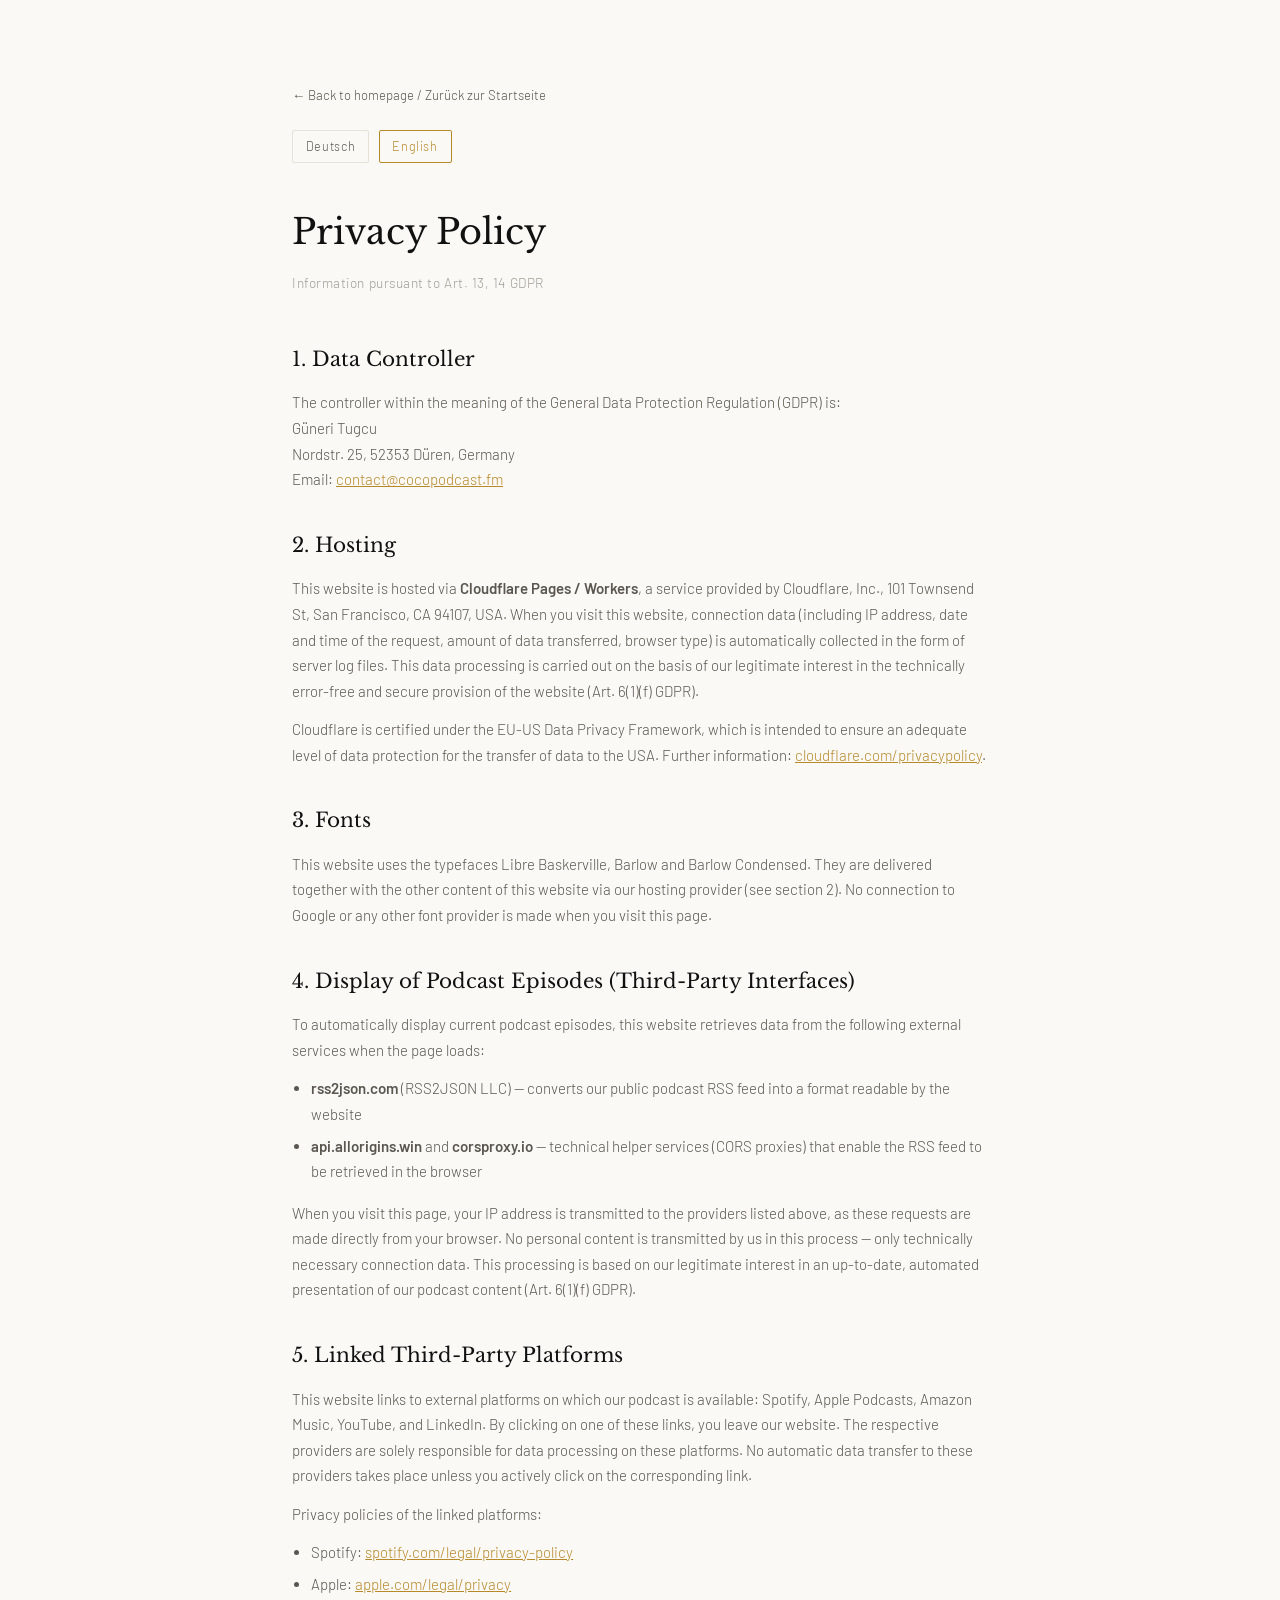
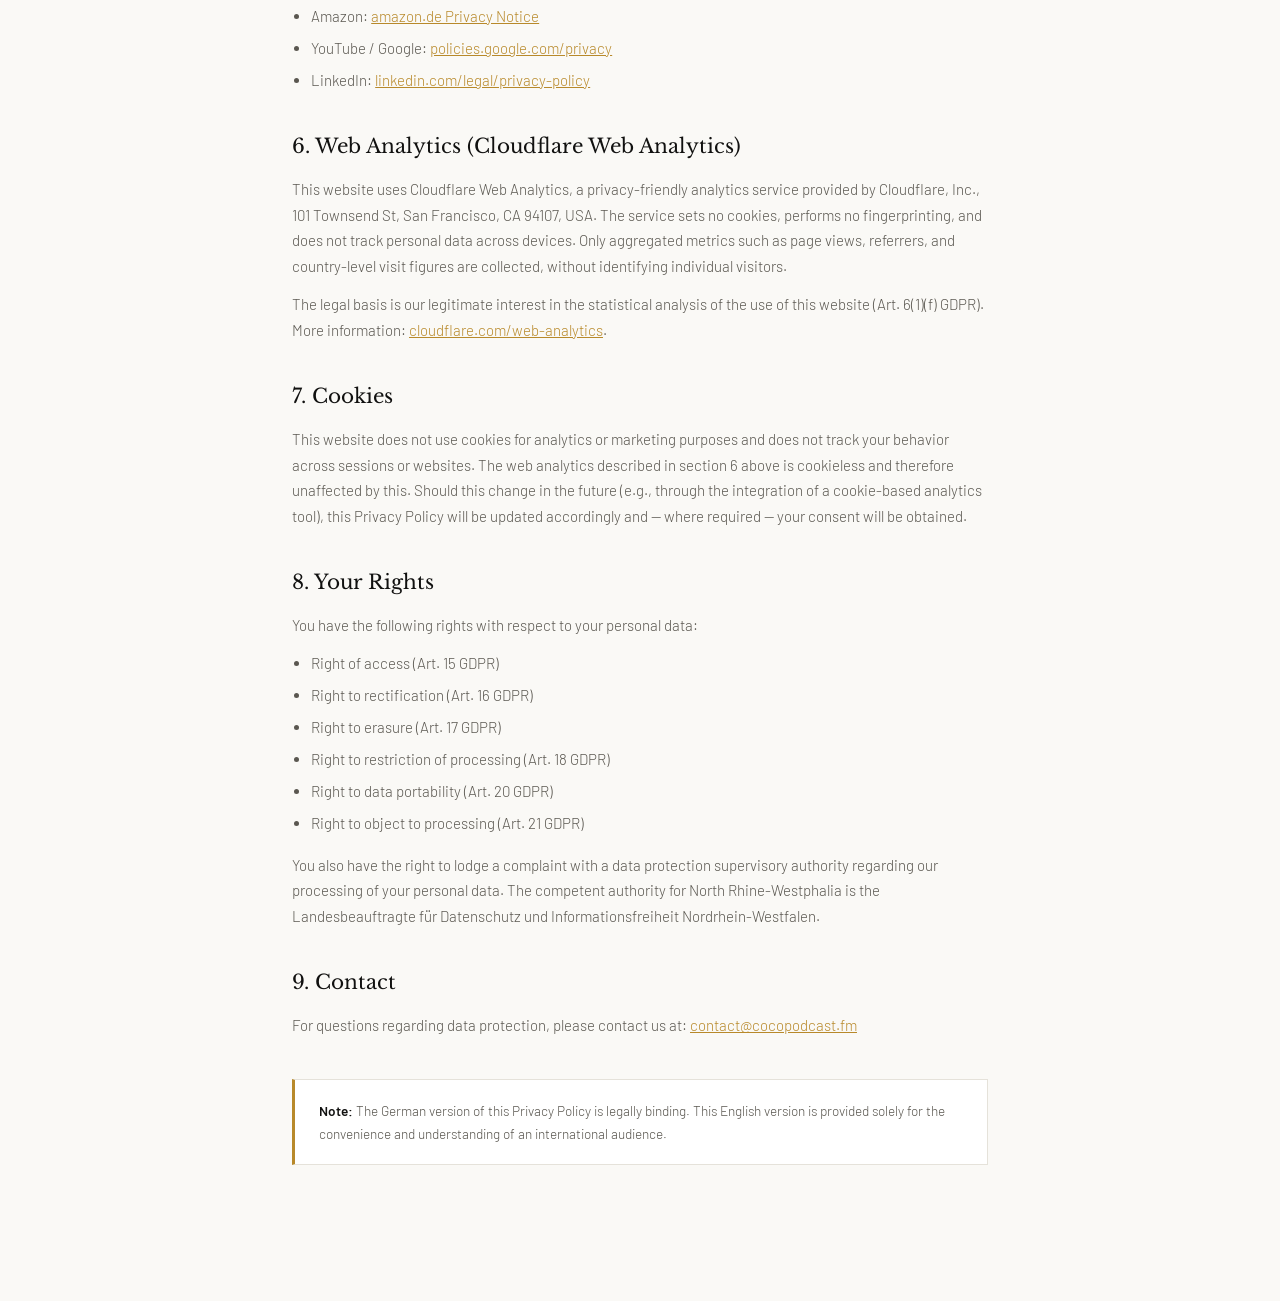
<file: datenschutz.html>
<!DOCTYPE html>
<html lang="de">
<head>
<meta charset="UTF-8">
<meta name="viewport" content="width=device-width, initial-scale=1.0">
<title>Datenschutzerklärung / Privacy Policy — CoCo Podcast</title>
<meta name="robots" content="noindex, follow">
<link rel="stylesheet" href="/fonts/fonts.css">
<style>
  :root {
    --bg: #faf9f6; --white: #ffffff; --ink: #111110; --ink-light: #5a5750;
    --ink-xlight: #a09d96; --accent: #b8892a; --border: #e5e2da;
  }
  * { box-sizing: border-box; margin: 0; padding: 0; }
  body { background: var(--bg); color: var(--ink); font-family: 'Barlow', sans-serif; font-weight: 300; line-height: 1.7; }
  .wrap { max-width: 760px; margin: 0 auto; padding: 5rem 2rem 6rem; }
  .back { display: inline-flex; align-items: center; gap: 0.4rem; color: var(--ink-light); text-decoration: none; font-size: 0.82rem; margin-bottom: 1.5rem; }
  .back:hover { color: var(--accent); }
  .lang-switch { display: flex; gap: 0.6rem; margin-bottom: 2.5rem; font-size: 0.78rem; letter-spacing: 0.05em; }
  .lang-switch a { color: var(--ink-light); text-decoration: none; padding: 0.3rem 0.8rem; border: 1px solid var(--border); border-radius: 2px; transition: all 0.2s; }
  .lang-switch a:hover, .lang-switch a.active { color: var(--accent); border-color: var(--accent); }
  h1 { font-family: 'Libre Baskerville', serif; font-weight: 400; font-size: 2.2rem; margin-bottom: 0.5rem; }
  .subtitle { color: var(--ink-xlight); font-size: 0.85rem; margin-bottom: 3rem; letter-spacing: 0.04em; }
  h2 { font-family: 'Libre Baskerville', serif; font-weight: 400; font-size: 1.25rem; margin: 2.2rem 0 0.9rem; color: var(--ink); }
  p { color: var(--ink-light); font-size: 0.94rem; margin-bottom: 0.8rem; }
  ul { color: var(--ink-light); font-size: 0.94rem; margin: 0 0 1rem 1.2rem; }
  li { margin-bottom: 0.4rem; }
  .note-box { background: var(--white); border: 1px solid var(--border); border-left: 3px solid var(--accent); padding: 1.2rem 1.5rem; margin: 2.5rem 0; font-size: 0.85rem; color: var(--ink-light); }
  .note-box strong { color: var(--ink); }
  a { color: var(--accent); }
  hr { border: none; border-top: 1px solid var(--border); margin: 2.5rem 0; }
  section { display: none; }
  section.active { display: block; }
</style>
</head>
<body>
<div class="wrap">
  <a href="index.html" class="back">← Back to homepage / Zurück zur Startseite</a>
  <div class="lang-switch">
    <a href="#de" onclick="showLang('de')" id="btn-de" class="active">Deutsch</a>
    <a href="#en" onclick="showLang('en')" id="btn-en">English</a>
  </div>

  <!-- ═══════════════ GERMAN (legally binding) ═══════════════ -->
  <section id="sec-de" class="active">
  <h1>Datenschutzerklärung</h1>
  <div class="subtitle">Informationen gemäß Art. 13, 14 DSGVO</div>

  <h2>1. Verantwortlicher</h2>
  <p>
    Verantwortlicher im Sinne der Datenschutz-Grundverordnung (DSGVO) ist:<br>
    Güneri Tugcu<br>
    Nordstr. 25, 52353 Düren<br>
    E-Mail: <a href="mailto:contact@cocopodcast.fm">contact@cocopodcast.fm</a>
  </p>

  <h2>2. Hosting</h2>
  <p>
    Diese Website wird über <strong>Cloudflare Pages / Workers</strong> gehostet, einem Dienst der Cloudflare, Inc., 101 Townsend St, San Francisco, CA 94107, USA. Beim Aufruf dieser Website werden automatisch Verbindungsdaten (u. a. IP-Adresse, Datum und Uhrzeit der Anfrage, übertragene Datenmenge, Browsertyp) in Form von Server-Logfiles erfasst. Diese Datenverarbeitung erfolgt auf Grundlage unseres berechtigten Interesses an einer technisch fehlerfreien und sicheren Bereitstellung der Website (Art. 6 Abs. 1 lit. f DSGVO).
  </p>
  <p>
    Cloudflare ist nach dem EU-US Data Privacy Framework zertifiziert, wodurch ein angemessenes Datenschutzniveau für die Übermittlung von Daten in die USA sichergestellt werden soll. Weitere Informationen: <a href="https://www.cloudflare.com/privacypolicy/" target="_blank" rel="noopener">cloudflare.com/privacypolicy</a>.
  </p>

  <h2>3. Schriftarten</h2>
  <p>
    Diese Website verwendet die Schriftarten Libre Baskerville, Barlow und Barlow Condensed. Sie werden zusammen mit den übrigen Inhalten dieser Website über unseren Hosting-Anbieter ausgeliefert (siehe Abschnitt 2). Beim Aufruf der Seite wird keine Verbindung zu Servern von Google oder anderen Schriftanbietern hergestellt.
  </p>

  <h2>4. Anzeige der Podcast-Episoden (Drittanbieter-Schnittstellen)</h2>
  <p>
    Um die aktuellen Podcast-Episoden automatisch anzuzeigen, ruft diese Website beim Laden der Seite Daten von folgenden externen Diensten ab:
  </p>
  <ul>
    <li><strong>rss2json.com</strong> (RSS2JSON LLC) — wandelt unseren öffentlichen Podcast-RSS-Feed in ein für die Website lesbares Format um</li>
    <li><strong>api.allorigins.win</strong> und <strong>corsproxy.io</strong> — technische Hilfsdienste (CORS-Proxys), die den Abruf des RSS-Feeds im Browser ermöglichen</li>
  </ul>
  <p>
    Beim Aufruf dieser Seite wird dabei Ihre IP-Adresse an die genannten Anbieter übermittelt, da diese Anfragen direkt von Ihrem Browser aus erfolgen. Es werden dabei keine personenbezogenen Inhalte unsererseits übertragen — lediglich technisch notwendige Verbindungsdaten. Die Verarbeitung erfolgt auf Grundlage unseres berechtigten Interesses an einer aktuellen, automatisierten Darstellung unserer Podcast-Inhalte (Art. 6 Abs. 1 lit. f DSGVO).
  </p>

  <h2>5. Verlinkte Plattformen Dritter</h2>
  <p>
    Diese Website verlinkt auf externe Plattformen, auf denen unser Podcast verfügbar ist: Spotify, Apple Podcasts, Amazon Music, YouTube und LinkedIn. Beim Klick auf einen dieser Links verlassen Sie unsere Website. Für die Datenverarbeitung auf diesen Plattformen sind ausschließlich die jeweiligen Anbieter verantwortlich. Es findet keine automatische Datenübertragung an diese Anbieter statt, solange Sie nicht aktiv auf einen entsprechenden Link klicken.
  </p>
  <p>
    Datenschutzerklärungen der verlinkten Plattformen:
  </p>
  <ul>
    <li>Spotify: <a href="https://www.spotify.com/de/legal/privacy-policy/" target="_blank" rel="noopener">spotify.com/de/legal/privacy-policy</a></li>
    <li>Apple: <a href="https://www.apple.com/legal/privacy/de-ww/" target="_blank" rel="noopener">apple.com/legal/privacy</a></li>
    <li>Amazon: <a href="https://www.amazon.de/gp/help/customer/display.html?nodeId=GX7NJQ4ZB8MHFRNJ" target="_blank" rel="noopener">amazon.de Datenschutzerklärung</a></li>
    <li>YouTube / Google: <a href="https://policies.google.com/privacy" target="_blank" rel="noopener">policies.google.com/privacy</a></li>
    <li>LinkedIn: <a href="https://www.linkedin.com/legal/privacy-policy" target="_blank" rel="noopener">linkedin.com/legal/privacy-policy</a></li>
  </ul>

  <h2>6. Web-Analyse (Cloudflare Web Analytics)</h2>
  <p>
    Diese Website nutzt Cloudflare Web Analytics, einen datenschutzfreundlichen Analysedienst der Cloudflare, Inc., 101 Townsend St, San Francisco, CA 94107, USA. Der Dienst setzt keine Cookies, führt kein Fingerprinting durch und verfolgt keine personenbezogenen Daten geräteübergreifend. Erfasst werden ausschließlich aggregierte Kennzahlen wie Seitenaufrufe, Verweisquellen und länderbezogene Zugriffszahlen, ohne dass einzelne Besucher identifiziert werden können.
  </p>
  <p>
    Rechtsgrundlage ist unser berechtigtes Interesse an der statistischen Auswertung der Nutzung dieser Website (Art. 6 Abs. 1 lit. f DSGVO). Weitere Informationen: <a href="https://www.cloudflare.com/web-analytics/" target="_blank" rel="noopener">cloudflare.com/web-analytics</a>.
  </p>

  <h2>7. Cookies</h2>
  <p>
    Diese Website setzt keine Cookies zu Analyse- oder Marketingzwecken ein und führt kein Tracking Ihres Verhaltens über einzelne Sitzungen oder Websites hinweg durch. Die unter Ziffer 6 beschriebene Web-Analyse ist cookielos und daher hiervon nicht berührt. Sollte sich dies künftig ändern (z. B. durch Einbindung eines Cookie-basierten Analysetools), wird diese Datenschutzerklärung entsprechend aktualisiert und – soweit erforderlich – Ihre Einwilligung eingeholt.
  </p>

  <h2>8. Ihre Rechte</h2>
  <p>Sie haben gegenüber uns folgende Rechte hinsichtlich der Sie betreffenden personenbezogenen Daten:</p>
  <ul>
    <li>Recht auf Auskunft (Art. 15 DSGVO)</li>
    <li>Recht auf Berichtigung (Art. 16 DSGVO)</li>
    <li>Recht auf Löschung (Art. 17 DSGVO)</li>
    <li>Recht auf Einschränkung der Verarbeitung (Art. 18 DSGVO)</li>
    <li>Recht auf Datenübertragbarkeit (Art. 20 DSGVO)</li>
    <li>Widerspruchsrecht gegen die Verarbeitung (Art. 21 DSGVO)</li>
  </ul>
  <p>
    Sie haben zudem das Recht, sich bei einer Datenschutz-Aufsichtsbehörde über die Verarbeitung Ihrer personenbezogenen Daten durch uns zu beschweren. Zuständige Aufsichtsbehörde für Nordrhein-Westfalen ist die Landesbeauftragte für Datenschutz und Informationsfreiheit Nordrhein-Westfalen.
  </p>

  <h2>9. Kontakt</h2>
  <p>
    Bei Fragen zum Datenschutz erreichen Sie uns unter: <a href="mailto:contact@cocopodcast.fm">contact@cocopodcast.fm</a>
  </p>

  <div class="note-box">
    <strong>Hinweis:</strong> Die deutsche Fassung dieser Datenschutzerklärung ist rechtlich maßgeblich. Die englische Fassung dient ausschließlich der Verständlichkeit für ein internationales Publikum.
  </div>
  </section>

  <!-- ═══════════════ ENGLISH (informational translation) ═══════════════ -->
  <section id="sec-en">
  <h1>Privacy Policy</h1>
  <div class="subtitle">Information pursuant to Art. 13, 14 GDPR</div>

  <h2>1. Data Controller</h2>
  <p>
    The controller within the meaning of the General Data Protection Regulation (GDPR) is:<br>
    Güneri Tugcu<br>
    Nordstr. 25, 52353 Düren, Germany<br>
    Email: <a href="mailto:contact@cocopodcast.fm">contact@cocopodcast.fm</a>
  </p>

  <h2>2. Hosting</h2>
  <p>
    This website is hosted via <strong>Cloudflare Pages / Workers</strong>, a service provided by Cloudflare, Inc., 101 Townsend St, San Francisco, CA 94107, USA. When you visit this website, connection data (including IP address, date and time of the request, amount of data transferred, browser type) is automatically collected in the form of server log files. This data processing is carried out on the basis of our legitimate interest in the technically error-free and secure provision of the website (Art. 6(1)(f) GDPR).
  </p>
  <p>
    Cloudflare is certified under the EU-US Data Privacy Framework, which is intended to ensure an adequate level of data protection for the transfer of data to the USA. Further information: <a href="https://www.cloudflare.com/privacypolicy/" target="_blank" rel="noopener">cloudflare.com/privacypolicy</a>.
  </p>

  <h2>3. Fonts</h2>
  <p>
    This website uses the typefaces Libre Baskerville, Barlow and Barlow Condensed. They are delivered together with the other content of this website via our hosting provider (see section 2). No connection to Google or any other font provider is made when you visit this page.
  </p>

  <h2>4. Display of Podcast Episodes (Third-Party Interfaces)</h2>
  <p>
    To automatically display current podcast episodes, this website retrieves data from the following external services when the page loads:
  </p>
  <ul>
    <li><strong>rss2json.com</strong> (RSS2JSON LLC) — converts our public podcast RSS feed into a format readable by the website</li>
    <li><strong>api.allorigins.win</strong> and <strong>corsproxy.io</strong> — technical helper services (CORS proxies) that enable the RSS feed to be retrieved in the browser</li>
  </ul>
  <p>
    When you visit this page, your IP address is transmitted to the providers listed above, as these requests are made directly from your browser. No personal content is transmitted by us in this process — only technically necessary connection data. This processing is based on our legitimate interest in an up-to-date, automated presentation of our podcast content (Art. 6(1)(f) GDPR).
  </p>

  <h2>5. Linked Third-Party Platforms</h2>
  <p>
    This website links to external platforms on which our podcast is available: Spotify, Apple Podcasts, Amazon Music, YouTube, and LinkedIn. By clicking on one of these links, you leave our website. The respective providers are solely responsible for data processing on these platforms. No automatic data transfer to these providers takes place unless you actively click on the corresponding link.
  </p>
  <p>
    Privacy policies of the linked platforms:
  </p>
  <ul>
    <li>Spotify: <a href="https://www.spotify.com/de/legal/privacy-policy/" target="_blank" rel="noopener">spotify.com/legal/privacy-policy</a></li>
    <li>Apple: <a href="https://www.apple.com/legal/privacy/de-ww/" target="_blank" rel="noopener">apple.com/legal/privacy</a></li>
    <li>Amazon: <a href="https://www.amazon.de/gp/help/customer/display.html?nodeId=GX7NJQ4ZB8MHFRNJ" target="_blank" rel="noopener">amazon.de Privacy Notice</a></li>
    <li>YouTube / Google: <a href="https://policies.google.com/privacy" target="_blank" rel="noopener">policies.google.com/privacy</a></li>
    <li>LinkedIn: <a href="https://www.linkedin.com/legal/privacy-policy" target="_blank" rel="noopener">linkedin.com/legal/privacy-policy</a></li>
  </ul>

  <h2>6. Web Analytics (Cloudflare Web Analytics)</h2>
  <p>
    This website uses Cloudflare Web Analytics, a privacy-friendly analytics service provided by Cloudflare, Inc., 101 Townsend St, San Francisco, CA 94107, USA. The service sets no cookies, performs no fingerprinting, and does not track personal data across devices. Only aggregated metrics such as page views, referrers, and country-level visit figures are collected, without identifying individual visitors.
  </p>
  <p>
    The legal basis is our legitimate interest in the statistical analysis of the use of this website (Art. 6(1)(f) GDPR). More information: <a href="https://www.cloudflare.com/web-analytics/" target="_blank" rel="noopener">cloudflare.com/web-analytics</a>.
  </p>

  <h2>7. Cookies</h2>
  <p>
    This website does not use cookies for analytics or marketing purposes and does not track your behavior across sessions or websites. The web analytics described in section 6 above is cookieless and therefore unaffected by this. Should this change in the future (e.g., through the integration of a cookie-based analytics tool), this Privacy Policy will be updated accordingly and — where required — your consent will be obtained.
  </p>

  <h2>8. Your Rights</h2>
  <p>You have the following rights with respect to your personal data:</p>
  <ul>
    <li>Right of access (Art. 15 GDPR)</li>
    <li>Right to rectification (Art. 16 GDPR)</li>
    <li>Right to erasure (Art. 17 GDPR)</li>
    <li>Right to restriction of processing (Art. 18 GDPR)</li>
    <li>Right to data portability (Art. 20 GDPR)</li>
    <li>Right to object to processing (Art. 21 GDPR)</li>
  </ul>
  <p>
    You also have the right to lodge a complaint with a data protection supervisory authority regarding our processing of your personal data. The competent authority for North Rhine-Westphalia is the Landesbeauftragte für Datenschutz und Informationsfreiheit Nordrhein-Westfalen.
  </p>

  <h2>9. Contact</h2>
  <p>
    For questions regarding data protection, please contact us at: <a href="mailto:contact@cocopodcast.fm">contact@cocopodcast.fm</a>
  </p>

  <div class="note-box">
    <strong>Note:</strong> The German version of this Privacy Policy is legally binding. This English version is provided solely for the convenience and understanding of an international audience.
  </div>
  </section>

</div>
<script>
function showLang(lang) {
  document.getElementById('sec-de').classList.toggle('active', lang === 'de');
  document.getElementById('sec-en').classList.toggle('active', lang === 'en');
  document.getElementById('btn-de').classList.toggle('active', lang === 'de');
  document.getElementById('btn-en').classList.toggle('active', lang === 'en');
}
if (navigator.language && navigator.language.toLowerCase().startsWith('de') === false) {
  showLang('en');
}
</script>
</body>
</html>
</file>
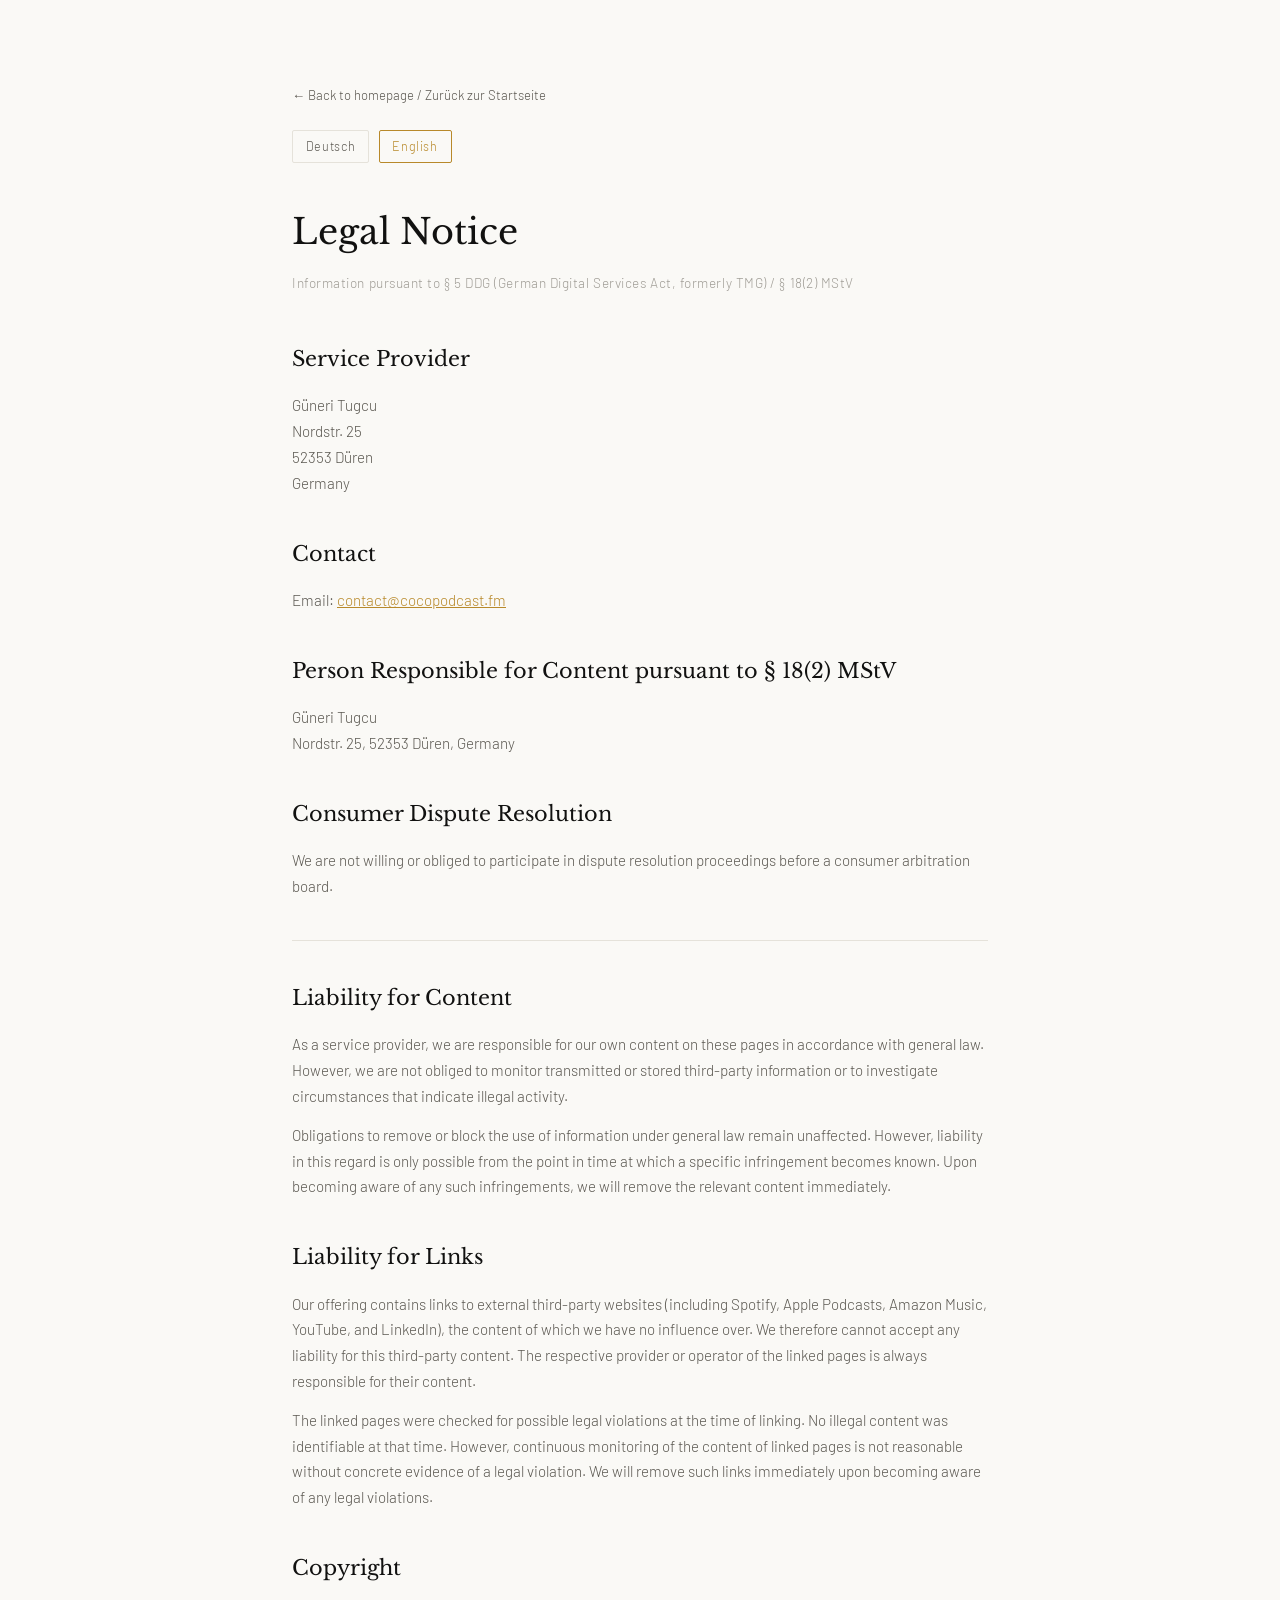
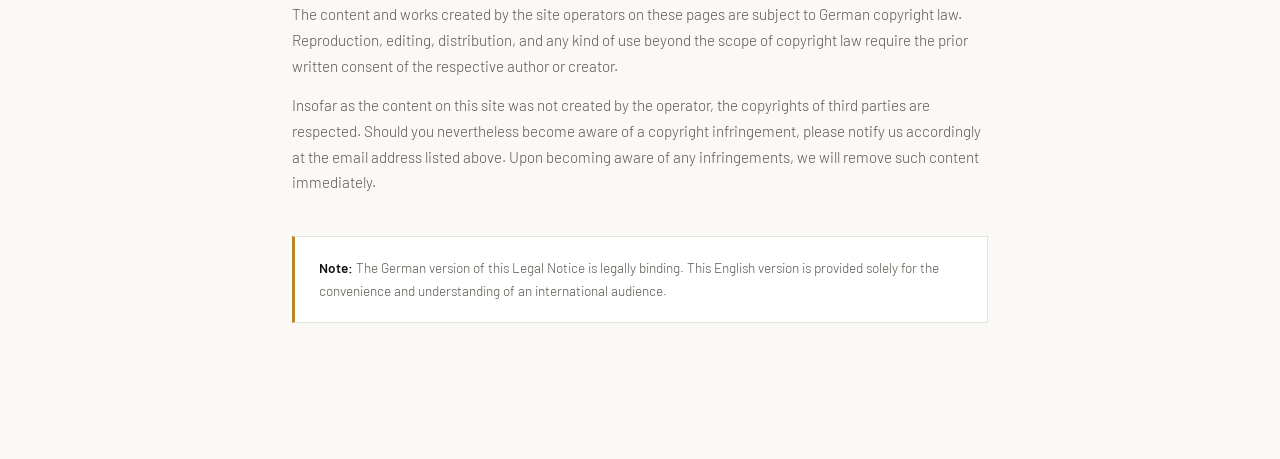
<file: impressum.html>
<!DOCTYPE html>
<html lang="de">
<head>
<meta charset="UTF-8">
<meta name="viewport" content="width=device-width, initial-scale=1.0">
<title>Impressum / Legal Notice · CoCo Podcast</title>
<meta name="robots" content="noindex, follow">
<link rel="stylesheet" href="/fonts/fonts.css">
<style>
  :root {
    --bg: #faf9f6; --white: #ffffff; --ink: #111110; --ink-light: #5a5750;
    --ink-xlight: #a09d96; --accent: #b8892a; --border: #e5e2da;
  }
  * { box-sizing: border-box; margin: 0; padding: 0; }
  body { background: var(--bg); color: var(--ink); font-family: 'Barlow', sans-serif; font-weight: 300; line-height: 1.7; }
  .wrap { max-width: 760px; margin: 0 auto; padding: 5rem 2rem 6rem; }
  .back { display: inline-flex; align-items: center; gap: 0.4rem; color: var(--ink-light); text-decoration: none; font-size: 0.82rem; margin-bottom: 1.5rem; }
  .back:hover { color: var(--accent); }
  .lang-switch { display: flex; gap: 0.6rem; margin-bottom: 2.5rem; font-size: 0.78rem; letter-spacing: 0.05em; }
  .lang-switch a { color: var(--ink-light); text-decoration: none; padding: 0.3rem 0.8rem; border: 1px solid var(--border); border-radius: 2px; transition: all 0.2s; }
  .lang-switch a:hover, .lang-switch a.active { color: var(--accent); border-color: var(--accent); }
  h1 { font-family: 'Libre Baskerville', serif; font-weight: 400; font-size: 2.2rem; margin-bottom: 0.5rem; }
  .subtitle { color: var(--ink-xlight); font-size: 0.85rem; margin-bottom: 3rem; letter-spacing: 0.04em; }
  h2 { font-family: 'Libre Baskerville', serif; font-weight: 400; font-size: 1.3rem; margin: 2.5rem 0 1rem; color: var(--ink); }
  p { color: var(--ink-light); font-size: 0.95rem; margin-bottom: 0.8rem; }
  .note-box { background: var(--white); border: 1px solid var(--border); border-left: 3px solid var(--accent); padding: 1.2rem 1.5rem; margin: 2.5rem 0; font-size: 0.85rem; color: var(--ink-light); }
  .note-box strong { color: var(--ink); }
  a { color: var(--accent); }
  hr { border: none; border-top: 1px solid var(--border); margin: 2.5rem 0; }
  section { display: none; }
  section.active { display: block; }
</style>
</head>
<body>
<div class="wrap">
  <a href="index.html" class="back">← Back to homepage / Zurück zur Startseite</a>
  <div class="lang-switch">
    <a href="#de" onclick="showLang('de')" id="btn-de" class="active">Deutsch</a>
    <a href="#en" onclick="showLang('en')" id="btn-en">English</a>
  </div>

  <!-- ═══════════════ GERMAN (legally binding) ═══════════════ -->
  <section id="sec-de" class="active">
  <h1>Impressum</h1>
  <div class="subtitle">Angaben gemäß § 5 DDG (vormals TMG) / § 18 Abs. 2 MStV</div>

  <h2>Diensteanbieter</h2>
  <p>
    Güneri Tugcu<br>
    Nordstr. 25<br>
    52353 Düren<br>
    Deutschland
  </p>

  <h2>Kontakt</h2>
  <p>
    E-Mail: <a href="mailto:contact@cocopodcast.fm">contact@cocopodcast.fm</a>
  </p>

  <h2>Verantwortlich für den Inhalt nach § 18 Abs. 2 MStV</h2>
  <p>
    Güneri Tugcu<br>
    Nordstr. 25, 52353 Düren
  </p>

  <h2>Verbraucherstreitbeilegung / Universalschlichtungsstelle</h2>
  <p>
    Wir sind nicht bereit oder verpflichtet, an Streitbeilegungsverfahren vor einer Verbraucherschlichtungsstelle teilzunehmen.
  </p>

  <hr>

  <h2>Haftung für Inhalte</h2>
  <p>
    Als Diensteanbieter sind wir für eigene Inhalte auf diesen Seiten nach den allgemeinen Gesetzen verantwortlich. Wir sind jedoch nicht verpflichtet, übermittelte oder gespeicherte fremde Informationen zu überwachen oder nach Umständen zu forschen, die auf eine rechtswidrige Tätigkeit hinweisen.
  </p>
  <p>
    Verpflichtungen zur Entfernung oder Sperrung der Nutzung von Informationen nach den allgemeinen Gesetzen bleiben hiervon unberührt. Eine diesbezügliche Haftung ist jedoch erst ab dem Zeitpunkt der Kenntnis einer konkreten Rechtsverletzung möglich. Bei Bekanntwerden von entsprechenden Rechtsverletzungen werden wir diese Inhalte umgehend entfernen.
  </p>

  <h2>Haftung für Links</h2>
  <p>
    Unser Angebot enthält Links zu externen Websites Dritter (u. a. Spotify, Apple Podcasts, Amazon Music, YouTube, LinkedIn), auf deren Inhalte wir keinen Einfluss haben. Deshalb können wir für diese fremden Inhalte auch keine Gewähr übernehmen. Für die Inhalte der verlinkten Seiten ist stets der jeweilige Anbieter oder Betreiber der Seiten verantwortlich.
  </p>
  <p>
    Die verlinkten Seiten wurden zum Zeitpunkt der Verlinkung auf mögliche Rechtsverstöße überprüft. Rechtswidrige Inhalte waren zum Zeitpunkt der Verlinkung nicht erkennbar. Eine permanente inhaltliche Kontrolle der verlinkten Seiten ist jedoch ohne konkrete Anhaltspunkte einer Rechtsverletzung nicht zumutbar. Bei Bekanntwerden von Rechtsverletzungen werden wir derartige Links umgehend entfernen.
  </p>

  <h2>Urheberrecht</h2>
  <p>
    Die durch die Seitenbetreiber erstellten Inhalte und Werke auf diesen Seiten unterliegen dem deutschen Urheberrecht. Die Vervielfältigung, Bearbeitung, Verbreitung und jede Art der Verwertung außerhalb der Grenzen des Urheberrechtes bedürfen der schriftlichen Zustimmung des jeweiligen Autors bzw. Erstellers.
  </p>
  <p>
    Soweit die Inhalte auf dieser Seite nicht vom Betreiber erstellt wurden, werden die Urheberrechte Dritter beachtet. Sollten Sie trotzdem auf eine Urheberrechtsverletzung aufmerksam werden, bitten wir um einen entsprechenden Hinweis an die oben genannte E-Mail-Adresse. Bei Bekanntwerden von Rechtsverletzungen werden wir derartige Inhalte umgehend entfernen.
  </p>

  <div class="note-box">
    <strong>Hinweis:</strong> Die deutsche Fassung dieses Impressums ist rechtlich maßgeblich. Die englische Fassung dient ausschließlich der Verständlichkeit für ein internationales Publikum.
  </div>
  </section>

  <!-- ═══════════════ ENGLISH (informational translation) ═══════════════ -->
  <section id="sec-en">
  <h1>Legal Notice</h1>
  <div class="subtitle">Information pursuant to § 5 DDG (German Digital Services Act, formerly TMG) / § 18(2) MStV</div>

  <h2>Service Provider</h2>
  <p>
    Güneri Tugcu<br>
    Nordstr. 25<br>
    52353 Düren<br>
    Germany
  </p>

  <h2>Contact</h2>
  <p>
    Email: <a href="mailto:contact@cocopodcast.fm">contact@cocopodcast.fm</a>
  </p>

  <h2>Person Responsible for Content pursuant to § 18(2) MStV</h2>
  <p>
    Güneri Tugcu<br>
    Nordstr. 25, 52353 Düren, Germany
  </p>

  <h2>Consumer Dispute Resolution</h2>
  <p>
    We are not willing or obliged to participate in dispute resolution proceedings before a consumer arbitration board.
  </p>

  <hr>

  <h2>Liability for Content</h2>
  <p>
    As a service provider, we are responsible for our own content on these pages in accordance with general law. However, we are not obliged to monitor transmitted or stored third-party information or to investigate circumstances that indicate illegal activity.
  </p>
  <p>
    Obligations to remove or block the use of information under general law remain unaffected. However, liability in this regard is only possible from the point in time at which a specific infringement becomes known. Upon becoming aware of any such infringements, we will remove the relevant content immediately.
  </p>

  <h2>Liability for Links</h2>
  <p>
    Our offering contains links to external third-party websites (including Spotify, Apple Podcasts, Amazon Music, YouTube, and LinkedIn), the content of which we have no influence over. We therefore cannot accept any liability for this third-party content. The respective provider or operator of the linked pages is always responsible for their content.
  </p>
  <p>
    The linked pages were checked for possible legal violations at the time of linking. No illegal content was identifiable at that time. However, continuous monitoring of the content of linked pages is not reasonable without concrete evidence of a legal violation. We will remove such links immediately upon becoming aware of any legal violations.
  </p>

  <h2>Copyright</h2>
  <p>
    The content and works created by the site operators on these pages are subject to German copyright law. Reproduction, editing, distribution, and any kind of use beyond the scope of copyright law require the prior written consent of the respective author or creator.
  </p>
  <p>
    Insofar as the content on this site was not created by the operator, the copyrights of third parties are respected. Should you nevertheless become aware of a copyright infringement, please notify us accordingly at the email address listed above. Upon becoming aware of any infringements, we will remove such content immediately.
  </p>

  <div class="note-box">
    <strong>Note:</strong> The German version of this Legal Notice is legally binding. This English version is provided solely for the convenience and understanding of an international audience.
  </div>
  </section>

</div>
<script>
function showLang(lang) {
  document.getElementById('sec-de').classList.toggle('active', lang === 'de');
  document.getElementById('sec-en').classList.toggle('active', lang === 'en');
  document.getElementById('btn-de').classList.toggle('active', lang === 'de');
  document.getElementById('btn-en').classList.toggle('active', lang === 'en');
}
// Auto-detect browser language on first load
if (navigator.language && navigator.language.toLowerCase().startsWith('de') === false) {
  showLang('en');
}
</script>
</body>
</html>
</file>
<file: fonts/fonts.css>
/* CoCo web fonts, self-hosted. Licensed under the SIL Open Font License (see OFL-*.txt). Latin subset. */
@font-face {
  font-family: 'Libre Baskerville';
  src: url('LibreBaskerville-Regular.woff') format('woff');
  font-weight: 400;
  font-style: normal;
  font-display: swap;
}
@font-face {
  font-family: 'Libre Baskerville';
  src: url('LibreBaskerville-Bold.woff') format('woff');
  font-weight: 700;
  font-style: normal;
  font-display: swap;
}
@font-face {
  font-family: 'Libre Baskerville';
  src: url('LibreBaskerville-Italic.woff') format('woff');
  font-weight: 400;
  font-style: italic;
  font-display: swap;
}
@font-face {
  font-family: 'Barlow';
  src: url('Barlow-Light.woff') format('woff');
  font-weight: 300;
  font-style: normal;
  font-display: swap;
}
@font-face {
  font-family: 'Barlow';
  src: url('Barlow-Regular.woff') format('woff');
  font-weight: 400;
  font-style: normal;
  font-display: swap;
}
@font-face {
  font-family: 'Barlow';
  src: url('Barlow-Medium.woff') format('woff');
  font-weight: 500;
  font-style: normal;
  font-display: swap;
}
@font-face {
  font-family: 'Barlow';
  src: url('Barlow-SemiBold.woff') format('woff');
  font-weight: 600;
  font-style: normal;
  font-display: swap;
}
@font-face {
  font-family: 'Barlow Condensed';
  src: url('BarlowCondensed-Medium.woff') format('woff');
  font-weight: 500;
  font-style: normal;
  font-display: swap;
}
@font-face {
  font-family: 'Barlow Condensed';
  src: url('BarlowCondensed-SemiBold.woff') format('woff');
  font-weight: 600;
  font-style: normal;
  font-display: swap;
}
@font-face {
  font-family: 'Barlow Condensed';
  src: url('BarlowCondensed-Bold.woff') format('woff');
  font-weight: 700;
  font-style: normal;
  font-display: swap;
}
</file>
